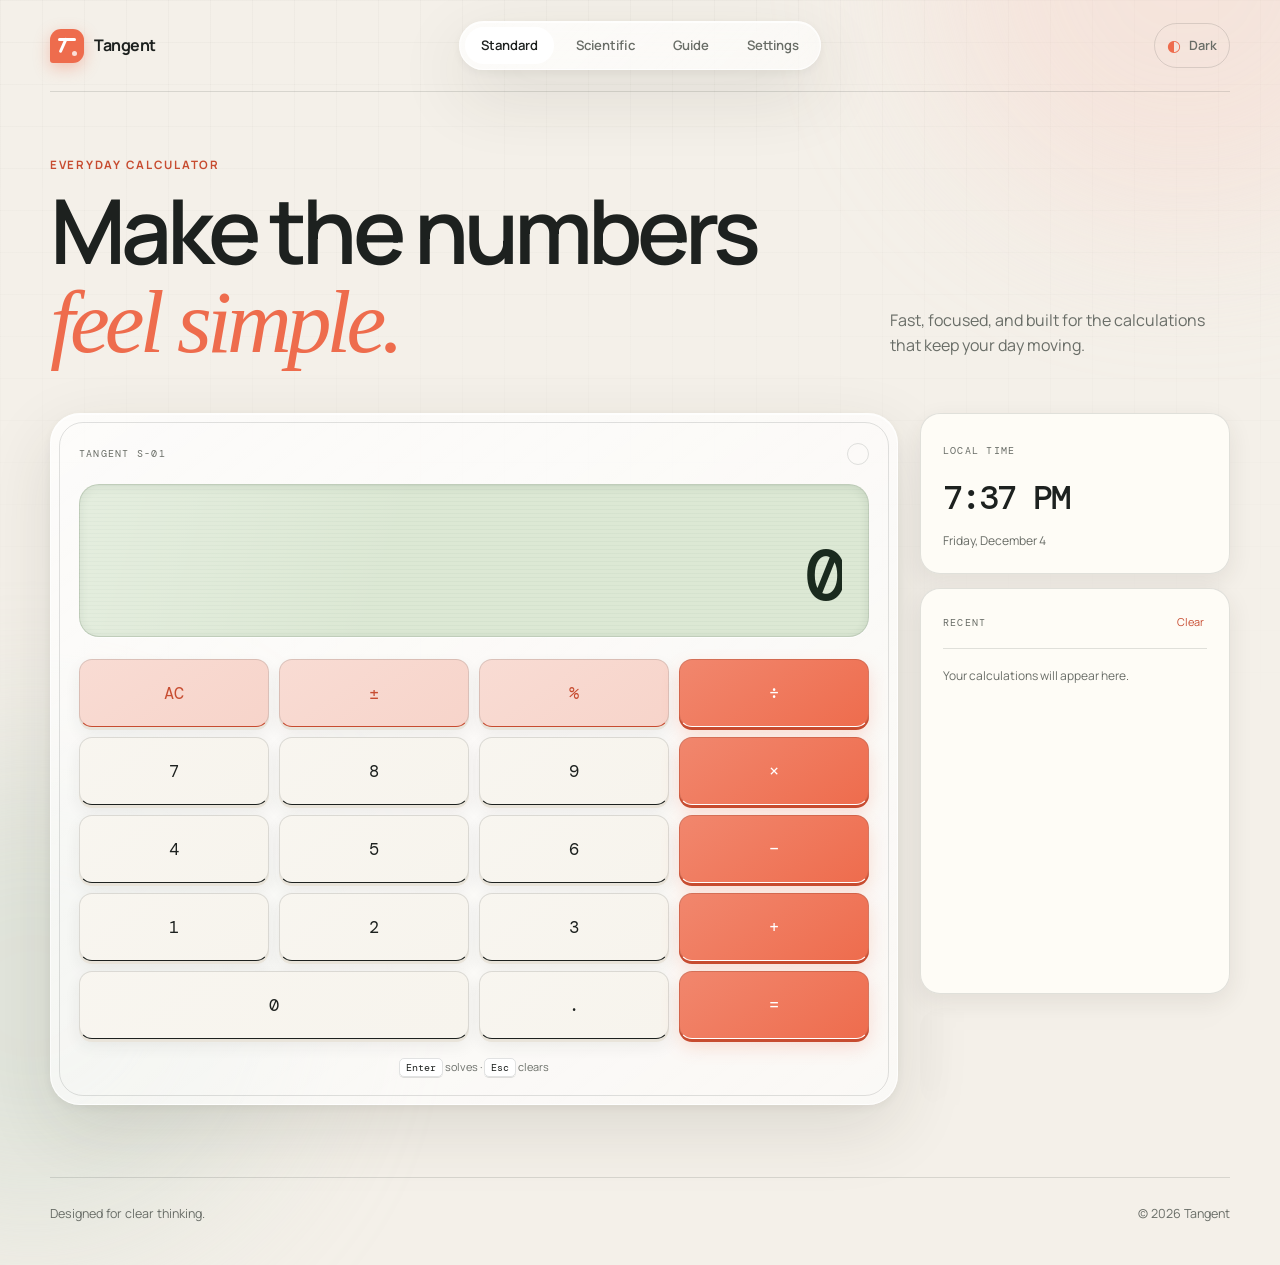
<file: index.html>
<!doctype html>
<html lang="en">
  <head>
    <meta charset="UTF-8">
    <meta name="viewport" content="width=device-width, initial-scale=1.0">
    <meta name="description" content="Tangent is a precise, distraction-free calculator for everyday work.">
    <meta name="theme-color" content="#ee6c4d">
    <title>Tangent — Everyday Calculator</title>
    <link rel="preconnect" href="https://fonts.googleapis.com">
    <link rel="preconnect" href="https://fonts.gstatic.com" crossorigin>
    <link href="https://fonts.googleapis.com/css2?family=DM+Mono:wght@400;500&family=Manrope:wght@400;500;600;700&display=swap" rel="stylesheet">
    <link rel="stylesheet" href="reset.css">
    <link rel="stylesheet" href="tokens.css">
    <link rel="stylesheet" href="layout.css">
    <link rel="stylesheet" href="calculator.css">
    <link rel="stylesheet" href="responsive.css">
  </head>
  <body>
    <a class="skip-link" href="#main">Skip to calculator</a>
    <div class="ambient ambient--one" aria-hidden="true"></div>
    <div class="ambient ambient--two" aria-hidden="true"></div>

    <header class="site-header">
      <a class="brand" href="index.html" aria-label="Tangent home">
        <span class="brand-mark" aria-hidden="true"><span></span></span>
        <span>Tangent</span>
      </a>
      <nav class="site-nav" aria-label="Primary navigation">
        <a class="is-active" href="index.html" aria-current="page">Standard</a>
        <a href="scientific.html">Scientific</a>
        <a href="guide.html">Guide</a>
        <a href="settings.html">Settings</a>
      </nav>
      <button class="theme-toggle" type="button" data-theme-toggle aria-label="Switch to dark theme">
        <span class="theme-toggle__icon" aria-hidden="true">◐</span>
        <span data-theme-label>Dark</span>
      </button>
    </header>

    <main id="main" class="page-shell">
      <section class="page-intro">
        <div>
          <p class="eyebrow">Everyday calculator</p>
          <h1>Make the numbers<br><em>feel simple.</em></h1>
        </div>
        <p class="intro-copy">Fast, focused, and built for the calculations that keep your day moving.</p>
      </section>

      <section class="calculator-layout" aria-label="Standard calculator workspace">
        <article class="calc-surface" data-calculator data-mode="standard">
          <div class="calc-topline">
            <span class="model-label">Tangent S-01</span>
            <span class="memory-indicator" data-memory-indicator aria-label="Memory status">M</span>
          </div>

          <div class="display" aria-label="Calculator display">
            <div class="display__expression" data-expression>&nbsp;</div>
            <output class="display__value" data-display aria-live="polite">0</output>
          </div>

          <div class="keypad keypad--standard" aria-label="Calculator keys">
            <button class="key key--utility" type="button" data-action="clear">AC</button>
            <button class="key key--utility" type="button" data-action="sign" aria-label="Change sign">±</button>
            <button class="key key--utility" type="button" data-action="percent">%</button>
            <button class="key key--operator" type="button" data-action="operator" data-value="/" aria-label="Divide">÷</button>

            <button class="key" type="button" data-action="digit" data-value="7">7</button>
            <button class="key" type="button" data-action="digit" data-value="8">8</button>
            <button class="key" type="button" data-action="digit" data-value="9">9</button>
            <button class="key key--operator" type="button" data-action="operator" data-value="*" aria-label="Multiply">×</button>

            <button class="key" type="button" data-action="digit" data-value="4">4</button>
            <button class="key" type="button" data-action="digit" data-value="5">5</button>
            <button class="key" type="button" data-action="digit" data-value="6">6</button>
            <button class="key key--operator" type="button" data-action="operator" data-value="-" aria-label="Subtract">−</button>

            <button class="key" type="button" data-action="digit" data-value="1">1</button>
            <button class="key" type="button" data-action="digit" data-value="2">2</button>
            <button class="key" type="button" data-action="digit" data-value="3">3</button>
            <button class="key key--operator" type="button" data-action="operator" data-value="+" aria-label="Add">+</button>

            <button class="key key--zero" type="button" data-action="digit" data-value="0">0</button>
            <button class="key" type="button" data-action="decimal" aria-label="Decimal point">.</button>
            <button class="key key--equals" type="button" data-action="equals" aria-label="Equals">=</button>
          </div>
          <p class="keyboard-note"><kbd>Enter</kbd> solves <span aria-hidden="true">·</span> <kbd>Esc</kbd> clears</p>
        </article>

        <aside class="utility-panel" aria-label="Calculator details">
          <section class="utility-card utility-card--time">
            <span class="utility-label">Local time</span>
            <strong data-clock>--:--</strong>
            <span data-date>Loading date</span>
          </section>

          <section class="utility-card utility-card--history">
            <div class="utility-card__heading">
              <span class="utility-label">Recent</span>
              <button type="button" class="text-button" data-clear-history>Clear</button>
            </div>
            <ol class="history-list" data-history>
              <li class="history-empty">Your calculations will appear here.</li>
            </ol>
          </section>

          <a class="mode-card" href="scientific.html">
            <span>
              <span class="utility-label">Need more?</span>
              <strong>Open scientific mode</strong>
            </span>
            <span class="mode-card__arrow" aria-hidden="true">↗</span>
          </a>
        </aside>
      </section>
    </main>

    <footer class="site-footer">
      <p>Designed for clear thinking.</p>
      <p>© <span data-year></span> Tangent</p>
    </footer>

    <section class="workspace-overlay" data-workspace hidden aria-hidden="true" aria-label="Tangent Workspace">
      <div class="workspace-backdrop" data-workspace-close aria-hidden="true"></div>
      <div class="workspace-window" role="dialog" aria-modal="true" aria-labelledby="workspace-title">
        <header class="workspace-header">
          <div class="workspace-identity">
            <span class="brand-mark" aria-hidden="true"><span></span></span>
            <span><strong id="workspace-title">Tangent Workspace</strong><small>Browse · Play · Create</small></span>
          </div>
          <button class="workspace-close" type="button" data-workspace-close aria-label="Return to calculator"><span>Back to calculator</span> ×</button>
        </header>

        <div class="workspace-shell">
          <div class="workspace-topbar">
            <nav class="workspace-tabs" role="tablist" aria-label="Workspace sections">
              <button class="is-active" type="button" role="tab" aria-selected="true" data-workspace-tab="browse"><span>◎</span> Browse</button>
              <button type="button" role="tab" aria-selected="false" data-workspace-tab="play"><span>◇</span> Play</button>
              <button type="button" role="tab" aria-selected="false" data-workspace-tab="tools"><span>✦</span> Tools</button>
            </nav>
            <span class="workspace-status"><span class="status-dot"></span> Ready</span>
          </div>

          <div class="workspace-panel" role="tabpanel" data-workspace-panel="browse">
            <div class="browser-toolbar">
              <button class="browser-icon-button" type="button" data-browser-home aria-label="Google home">⌂</button>
              <button class="browser-icon-button" type="button" data-browser-reload aria-label="Reload search">↻</button>
              <form class="browser-address" data-browser-form action="https://www.google.com/search" method="get" target="google-browser">
                <input type="hidden" name="igu" value="1">
                <span class="browser-address__lock" aria-hidden="true">●</span>
                <input type="search" name="q" data-browser-input aria-label="Search Google" placeholder="Search Google or type a query" autocomplete="off">
                <button type="submit">Search</button>
              </form>
              <a class="browser-open-button" data-browser-external href="https://www.google.com/" target="_blank" rel="noopener" aria-label="Open current search directly in Google">Open Google ↗</a>
            </div>
            <div class="browser-viewport">
              <div class="browser-loading" data-browser-loading aria-hidden="true"></div>
              <iframe name="google-browser" data-browser-frame src="https://www.google.com/webhp?igu=1" title="Embedded Google Search" referrerpolicy="no-referrer"></iframe>
            </div>
            <div class="browser-note">
              <span><span class="status-dot"></span> Search is ready</span>
              <a data-browser-external href="https://www.google.com/" target="_blank" rel="noopener">Open directly if a result blocks embedded viewing ↗</a>
            </div>
          </div>

          <div class="workspace-panel workspace-panel--padded" role="tabpanel" data-workspace-panel="play" hidden>
            <div class="panel-heading">
              <div><p class="eyebrow">Take five</p><h2>Quick games, right when you need them.</h2></div>
              <span class="online-pill"><span class="status-dot"></span> Local play</span>
            </div>

            <div class="arcade-grid">
              <article class="game-card game-card--snake">
                <div class="game-card__topline">
                  <div><span class="game-kicker">01 / Classic</span><h3>Signal Snake</h3></div>
                  <div class="score-chip">Score <strong data-snake-score>0</strong></div>
                </div>
                <div class="snake-wrap">
                  <canvas width="480" height="320" data-snake-canvas aria-label="Snake game board"></canvas>
                  <div class="game-overlay" data-snake-overlay><strong>Signal Snake</strong><span>Use arrow keys or the controls below.</span></div>
                </div>
                <div class="game-controls">
                  <button class="game-button" type="button" data-snake-start>Start game</button>
                  <div class="direction-pad" aria-label="Snake controls">
                    <button type="button" data-snake-direction="up" aria-label="Move up">↑</button>
                    <button type="button" data-snake-direction="left" aria-label="Move left">←</button>
                    <button type="button" data-snake-direction="down" aria-label="Move down">↓</button>
                    <button type="button" data-snake-direction="right" aria-label="Move right">→</button>
                  </div>
                </div>
              </article>

              <article class="game-card game-card--reaction">
                <div class="game-card__topline">
                  <div><span class="game-kicker">02 / Reflex</span><h3>Pulse Check</h3></div>
                  <div class="score-chip">Best <strong data-reaction-best>—</strong></div>
                </div>
                <button class="reaction-stage" type="button" data-reaction-stage>
                  <span class="reaction-orb" aria-hidden="true"></span>
                  <strong data-reaction-title>Tap to arm</strong>
                  <small data-reaction-copy>Wait for the signal. Then move fast.</small>
                </button>
                <p class="game-footnote">Tip: clicking too early resets the signal.</p>
              </article>
            </div>
          </div>

          <div class="workspace-panel workspace-panel--padded" role="tabpanel" data-workspace-panel="tools" hidden>
            <div class="panel-heading">
              <div><p class="eyebrow">Creative tools</p><h2>A scratchpad, text utilities, and small surprises.</h2></div>
              <button class="online-pill online-pill--button" type="button" data-mystery="glass">Adjust depth</button>
            </div>

            <div class="stash-grid">
              <article class="stash-card stash-card--notes">
                <div class="stash-card__heading"><span>Scratchpad</span><span data-note-status>Saved locally</span></div>
                <textarea data-workspace-notes aria-label="Personal scratchpad" placeholder="Leave a thought here. It stays on this device."></textarea>
                <div class="note-meta"><span>Auto-save enabled</span><span><span data-note-count>0</span> characters</span></div>
              </article>

              <article class="stash-card stash-card--cipher">
                <div class="stash-card__heading"><span>Text transformer</span><span>v1.0</span></div>
                <label for="cipher-input">Text in</label>
                <textarea id="cipher-input" data-cipher-input placeholder="Type something to transform…"></textarea>
                <div class="cipher-actions">
                  <button type="button" data-cipher="rot13">ROT13</button>
                  <button type="button" data-cipher="reverse">Reverse</button>
                  <button type="button" data-cipher="base64">Base64</button>
                </div>
                <output class="cipher-output" data-cipher-output>Output waiting…</output>
              </article>

              <article class="stash-card stash-card--mystery">
                <div class="stash-card__heading"><span>Extras</span><span>Three ideas</span></div>
                <div class="mystery-grid">
                  <button type="button" data-mystery="fortune"><span>◌</span><strong>Daily prompt</strong><small>Get a small thought</small></button>
                  <button type="button" data-mystery="palette"><span>◈</span><strong>Color shuffle</strong><small>Try another accent</small></button>
                  <button type="button" data-mystery="matrix"><span>⌁</span><strong>Focus grid</strong><small>Change the atmosphere</small></button>
                </div>
                <p class="mystery-message" data-mystery-message>Choose an extra to begin.</p>
              </article>
            </div>
          </div>
        </div>
      </div>
    </section>

    <script src="app.js" defer></script>
    <script src="calculator.js" defer></script>
  </body>
</html>
</file>
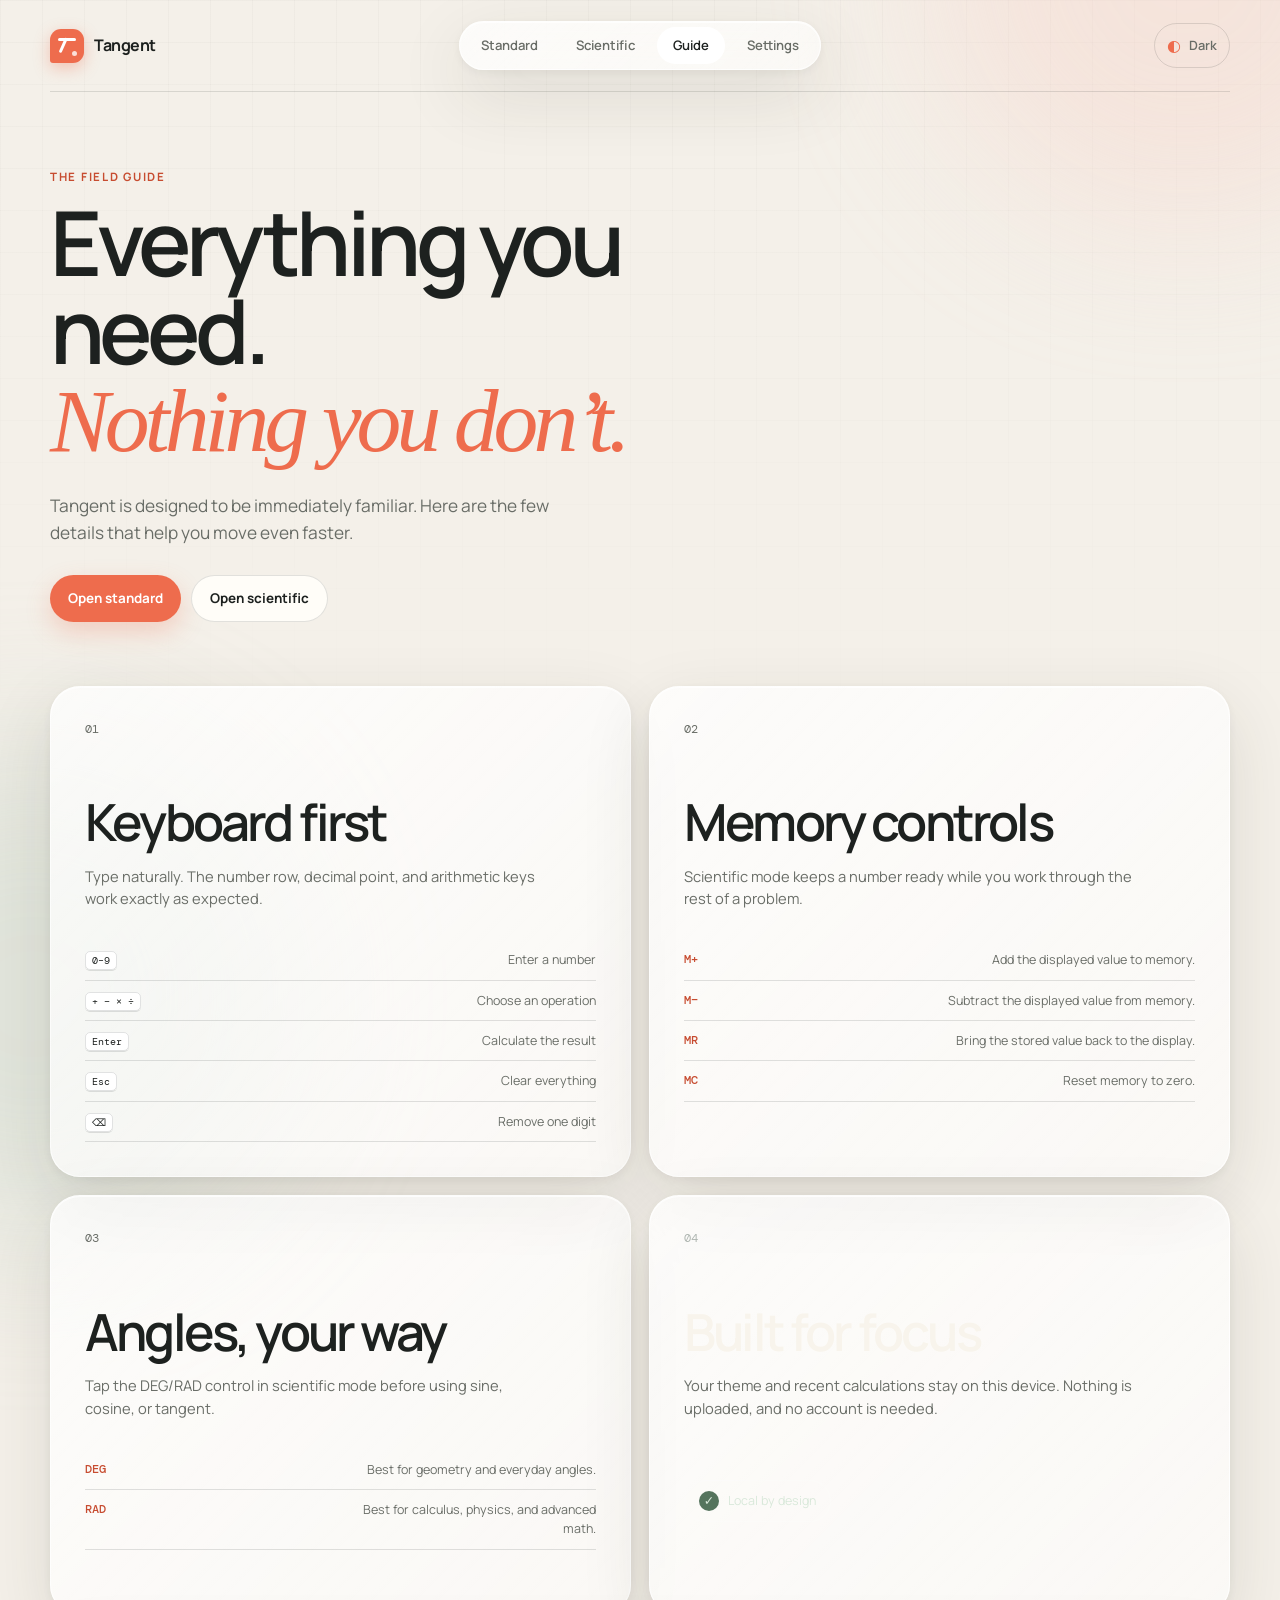
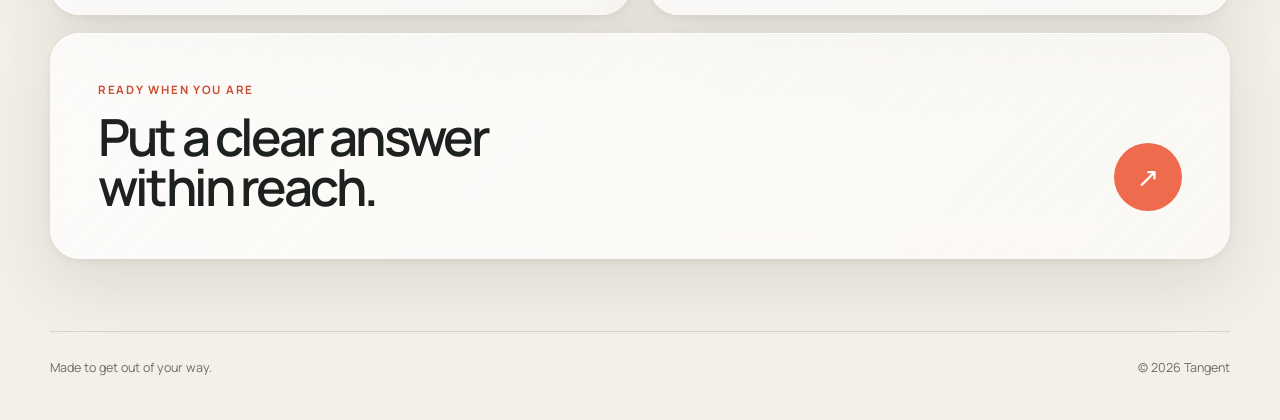
<file: guide.html>
<!doctype html>
<html lang="en">
  <head>
    <meta charset="UTF-8">
    <meta name="viewport" content="width=device-width, initial-scale=1.0">
    <meta name="description" content="A concise guide to Tangent calculator features and keyboard controls.">
    <meta name="theme-color" content="#ee6c4d">
    <title>Tangent — Calculator Guide</title>
    <link rel="preconnect" href="https://fonts.googleapis.com">
    <link rel="preconnect" href="https://fonts.gstatic.com" crossorigin>
    <link href="https://fonts.googleapis.com/css2?family=DM+Mono:wght@400;500&family=Manrope:wght@400;500;600;700&display=swap" rel="stylesheet">
    <link rel="stylesheet" href="reset.css">
    <link rel="stylesheet" href="tokens.css">
    <link rel="stylesheet" href="layout.css">
    <link rel="stylesheet" href="calculator.css">
    <link rel="stylesheet" href="responsive.css">
  </head>
  <body>
    <a class="skip-link" href="#main">Skip to guide</a>
    <div class="ambient ambient--one" aria-hidden="true"></div>
    <div class="ambient ambient--two" aria-hidden="true"></div>

    <header class="site-header">
      <a class="brand" href="index.html" aria-label="Tangent home">
        <span class="brand-mark" aria-hidden="true"><span></span></span>
        <span>Tangent</span>
      </a>
      <nav class="site-nav" aria-label="Primary navigation">
        <a href="index.html">Standard</a>
        <a href="scientific.html">Scientific</a>
        <a class="is-active" href="guide.html" aria-current="page">Guide</a>
        <a href="settings.html">Settings</a>
      </nav>
      <button class="theme-toggle" type="button" data-theme-toggle aria-label="Switch to dark theme">
        <span class="theme-toggle__icon" aria-hidden="true">◐</span>
        <span data-theme-label>Dark</span>
      </button>
    </header>

    <main id="main" class="page-shell guide-page">
      <section class="guide-hero">
        <p class="eyebrow">The field guide</p>
        <h1>Everything you need.<br><em>Nothing you don’t.</em></h1>
        <p>Tangent is designed to be immediately familiar. Here are the few details that help you move even faster.</p>
        <div class="guide-actions">
          <a class="button button--primary" href="index.html">Open standard</a>
          <a class="button button--secondary" href="scientific.html">Open scientific</a>
        </div>
      </section>

      <section class="guide-grid" aria-label="Calculator guide topics">
        <article class="guide-card guide-card--accent">
          <span class="guide-card__number">01</span>
          <h2>Keyboard first</h2>
          <p>Type naturally. The number row, decimal point, and arithmetic keys work exactly as expected.</p>
          <dl class="shortcut-list">
            <div><dt><kbd>0–9</kbd></dt><dd>Enter a number</dd></div>
            <div><dt><kbd>+ − × ÷</kbd></dt><dd>Choose an operation</dd></div>
            <div><dt><kbd>Enter</kbd></dt><dd>Calculate the result</dd></div>
            <div><dt><kbd>Esc</kbd></dt><dd>Clear everything</dd></div>
            <div><dt><kbd>⌫</kbd></dt><dd>Remove one digit</dd></div>
          </dl>
        </article>

        <article class="guide-card">
          <span class="guide-card__number">02</span>
          <h2>Memory controls</h2>
          <p>Scientific mode keeps a number ready while you work through the rest of a problem.</p>
          <ul class="feature-list">
            <li><strong>M+</strong><span>Add the displayed value to memory.</span></li>
            <li><strong>M−</strong><span>Subtract the displayed value from memory.</span></li>
            <li><strong>MR</strong><span>Bring the stored value back to the display.</span></li>
            <li><strong>MC</strong><span>Reset memory to zero.</span></li>
          </ul>
        </article>

        <article class="guide-card">
          <span class="guide-card__number">03</span>
          <h2>Angles, your way</h2>
          <p>Tap the DEG/RAD control in scientific mode before using sine, cosine, or tangent.</p>
          <div class="comparison">
            <div><strong>DEG</strong><span>Best for geometry and everyday angles.</span></div>
            <div><strong>RAD</strong><span>Best for calculus, physics, and advanced math.</span></div>
          </div>
        </article>

        <article class="guide-card guide-card--dark">
          <span class="guide-card__number">04</span>
          <h2>Built for focus</h2>
          <p>Your theme and recent calculations stay on this device. Nothing is uploaded, and no account is needed.</p>
          <div class="privacy-stamp"><span aria-hidden="true">✓</span> Local by design</div>
        </article>
      </section>

      <section class="guide-footer-card">
        <div>
          <p class="eyebrow">Ready when you are</p>
          <h2>Put a clear answer<br>within reach.</h2>
        </div>
        <a class="round-link" href="index.html" aria-label="Open standard calculator">↗</a>
      </section>
    </main>

    <footer class="site-footer">
      <p>Made to get out of your way.</p>
      <p>© <span data-year></span> Tangent</p>
    </footer>

    <script src="app.js" defer></script>
  </body>
</html>
</file>
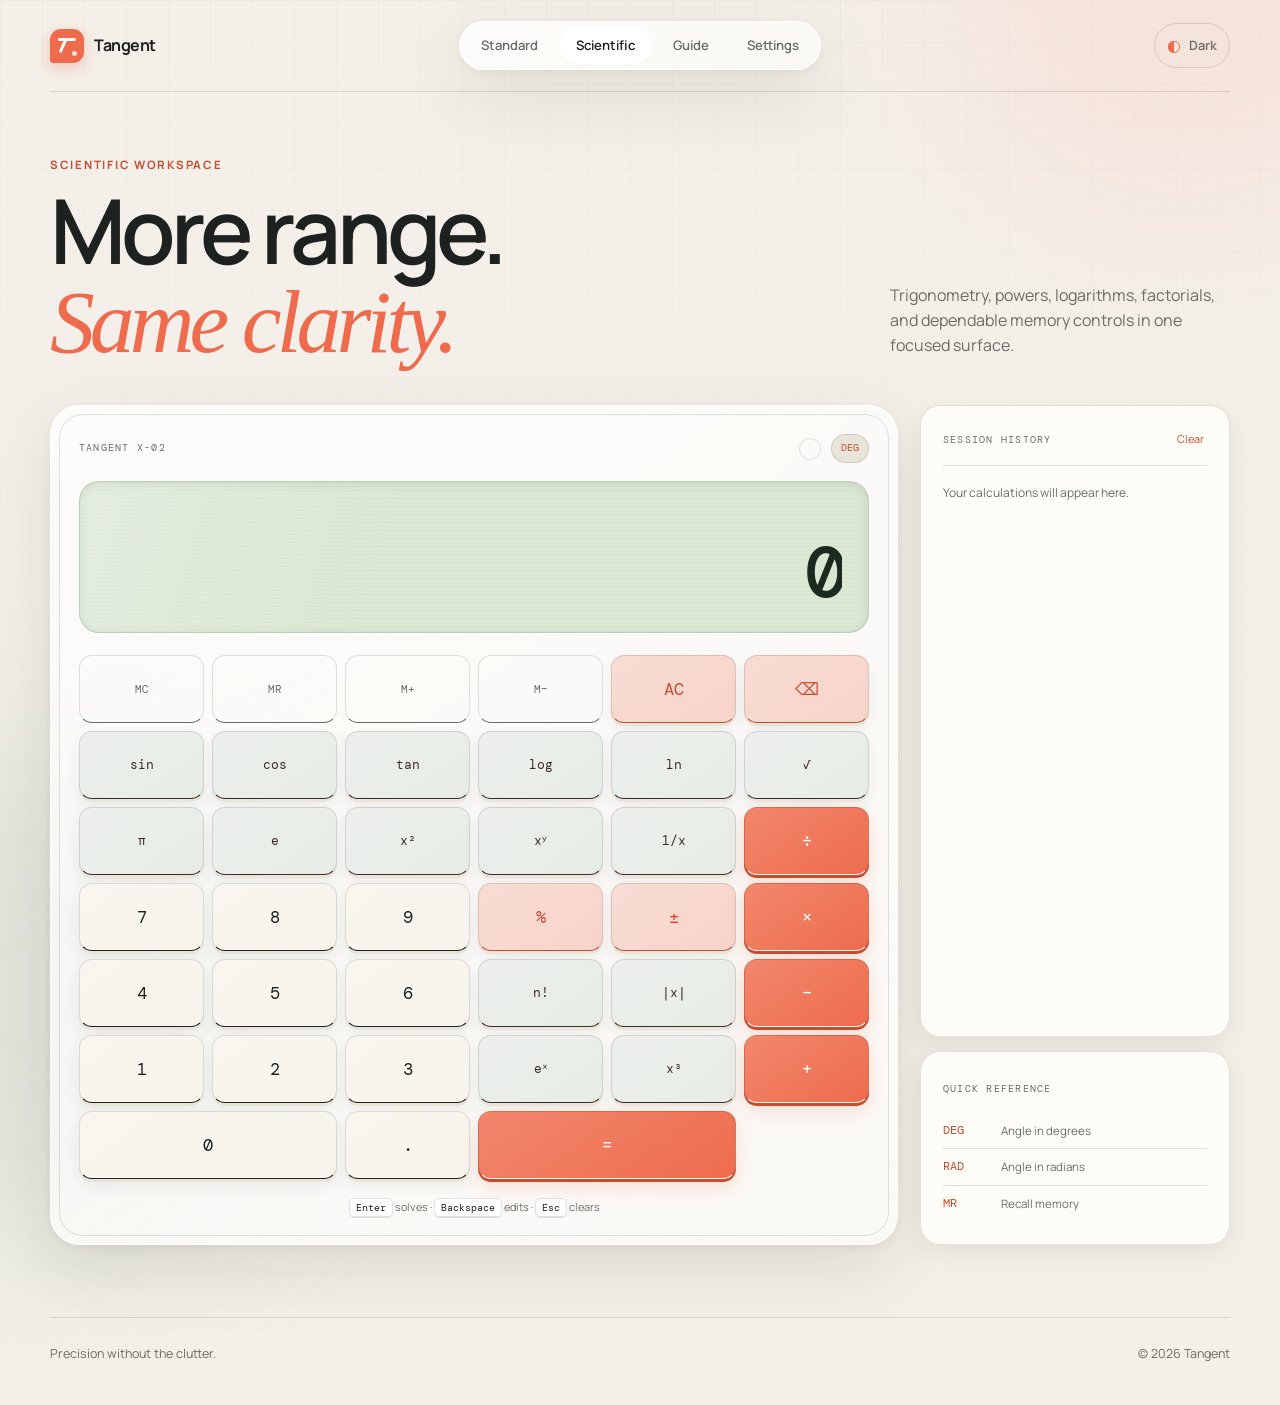
<file: scientific.html>
<!doctype html>
<html lang="en">
  <head>
    <meta charset="UTF-8">
    <meta name="viewport" content="width=device-width, initial-scale=1.0">
    <meta name="description" content="A capable scientific calculator with trigonometry, logarithms, powers, and memory.">
    <meta name="theme-color" content="#ee6c4d">
    <title>Tangent — Scientific Calculator</title>
    <link rel="preconnect" href="https://fonts.googleapis.com">
    <link rel="preconnect" href="https://fonts.gstatic.com" crossorigin>
    <link href="https://fonts.googleapis.com/css2?family=DM+Mono:wght@400;500&family=Manrope:wght@400;500;600;700&display=swap" rel="stylesheet">
    <link rel="stylesheet" href="reset.css">
    <link rel="stylesheet" href="tokens.css">
    <link rel="stylesheet" href="layout.css">
    <link rel="stylesheet" href="calculator.css">
    <link rel="stylesheet" href="responsive.css">
  </head>
  <body>
    <a class="skip-link" href="#main">Skip to calculator</a>
    <div class="ambient ambient--one" aria-hidden="true"></div>
    <div class="ambient ambient--two" aria-hidden="true"></div>

    <header class="site-header">
      <a class="brand" href="index.html" aria-label="Tangent home">
        <span class="brand-mark" aria-hidden="true"><span></span></span>
        <span>Tangent</span>
      </a>
      <nav class="site-nav" aria-label="Primary navigation">
        <a href="index.html">Standard</a>
        <a class="is-active" href="scientific.html" aria-current="page">Scientific</a>
        <a href="guide.html">Guide</a>
        <a href="settings.html">Settings</a>
      </nav>
      <button class="theme-toggle" type="button" data-theme-toggle aria-label="Switch to dark theme">
        <span class="theme-toggle__icon" aria-hidden="true">◐</span>
        <span data-theme-label>Dark</span>
      </button>
    </header>

    <main id="main" class="page-shell">
      <section class="page-intro page-intro--compact">
        <div>
          <p class="eyebrow">Scientific workspace</p>
          <h1>More range.<br><em>Same clarity.</em></h1>
        </div>
        <p class="intro-copy">Trigonometry, powers, logarithms, factorials, and dependable memory controls in one focused surface.</p>
      </section>

      <section class="scientific-layout" aria-label="Scientific calculator workspace">
        <article class="calc-surface calc-surface--wide" data-calculator data-mode="scientific">
          <div class="calc-topline">
            <span class="model-label">Tangent X-02</span>
            <span class="calc-status">
              <span class="memory-indicator" data-memory-indicator aria-label="Memory status">M</span>
              <button class="angle-toggle" type="button" data-action="angle" aria-label="Switch angle unit"><span data-angle>DEG</span></button>
            </span>
          </div>

          <div class="display display--scientific" aria-label="Calculator display">
            <div class="display__expression" data-expression>&nbsp;</div>
            <output class="display__value" data-display aria-live="polite">0</output>
          </div>

          <div class="keypad keypad--scientific" aria-label="Scientific calculator keys">
            <button class="key key--memory" type="button" data-action="memory-clear">MC</button>
            <button class="key key--memory" type="button" data-action="memory-recall">MR</button>
            <button class="key key--memory" type="button" data-action="memory-add">M+</button>
            <button class="key key--memory" type="button" data-action="memory-subtract">M−</button>
            <button class="key key--utility" type="button" data-action="clear">AC</button>
            <button class="key key--utility" type="button" data-action="backspace" aria-label="Backspace">⌫</button>

            <button class="key key--function" type="button" data-action="function" data-value="sin">sin</button>
            <button class="key key--function" type="button" data-action="function" data-value="cos">cos</button>
            <button class="key key--function" type="button" data-action="function" data-value="tan">tan</button>
            <button class="key key--function" type="button" data-action="function" data-value="log">log</button>
            <button class="key key--function" type="button" data-action="function" data-value="ln">ln</button>
            <button class="key key--function" type="button" data-action="function" data-value="sqrt" aria-label="Square root">√</button>

            <button class="key key--function" type="button" data-action="constant" data-value="pi" aria-label="Pi">π</button>
            <button class="key key--function" type="button" data-action="constant" data-value="e" aria-label="Euler's number">e</button>
            <button class="key key--function" type="button" data-action="function" data-value="square" aria-label="Square">x²</button>
            <button class="key key--function" type="button" data-action="operator" data-value="^" aria-label="Power">xʸ</button>
            <button class="key key--function" type="button" data-action="function" data-value="inverse" aria-label="Reciprocal">1/x</button>
            <button class="key key--operator" type="button" data-action="operator" data-value="/" aria-label="Divide">÷</button>

            <button class="key" type="button" data-action="digit" data-value="7">7</button>
            <button class="key" type="button" data-action="digit" data-value="8">8</button>
            <button class="key" type="button" data-action="digit" data-value="9">9</button>
            <button class="key key--utility" type="button" data-action="percent">%</button>
            <button class="key key--utility" type="button" data-action="sign" aria-label="Change sign">±</button>
            <button class="key key--operator" type="button" data-action="operator" data-value="*" aria-label="Multiply">×</button>

            <button class="key" type="button" data-action="digit" data-value="4">4</button>
            <button class="key" type="button" data-action="digit" data-value="5">5</button>
            <button class="key" type="button" data-action="digit" data-value="6">6</button>
            <button class="key key--function" type="button" data-action="function" data-value="factorial" aria-label="Factorial">n!</button>
            <button class="key key--function" type="button" data-action="function" data-value="abs" aria-label="Absolute value">|x|</button>
            <button class="key key--operator" type="button" data-action="operator" data-value="-" aria-label="Subtract">−</button>

            <button class="key" type="button" data-action="digit" data-value="1">1</button>
            <button class="key" type="button" data-action="digit" data-value="2">2</button>
            <button class="key" type="button" data-action="digit" data-value="3">3</button>
            <button class="key key--function" type="button" data-action="function" data-value="exp" aria-label="Exponential">eˣ</button>
            <button class="key key--function" type="button" data-action="function" data-value="cube" aria-label="Cube">x³</button>
            <button class="key key--operator" type="button" data-action="operator" data-value="+" aria-label="Add">+</button>

            <button class="key key--zero-scientific" type="button" data-action="digit" data-value="0">0</button>
            <button class="key" type="button" data-action="decimal" aria-label="Decimal point">.</button>
            <button class="key key--equals key--equals-wide" type="button" data-action="equals" aria-label="Equals">=</button>
          </div>
          <p class="keyboard-note"><kbd>Enter</kbd> solves <span aria-hidden="true">·</span> <kbd>Backspace</kbd> edits <span aria-hidden="true">·</span> <kbd>Esc</kbd> clears</p>
        </article>

        <aside class="utility-panel utility-panel--scientific" aria-label="Scientific calculator details">
          <section class="utility-card utility-card--history">
            <div class="utility-card__heading">
              <span class="utility-label">Session history</span>
              <button type="button" class="text-button" data-clear-history>Clear</button>
            </div>
            <ol class="history-list" data-history>
              <li class="history-empty">Your calculations will appear here.</li>
            </ol>
          </section>
          <section class="utility-card reference-card">
            <span class="utility-label">Quick reference</span>
            <dl>
              <div><dt>DEG</dt><dd>Angle in degrees</dd></div>
              <div><dt>RAD</dt><dd>Angle in radians</dd></div>
              <div><dt>MR</dt><dd>Recall memory</dd></div>
            </dl>
          </section>
        </aside>
      </section>
    </main>

    <footer class="site-footer">
      <p>Precision without the clutter.</p>
      <p>© <span data-year></span> Tangent</p>
    </footer>

    <script src="app.js" defer></script>
    <script src="calculator.js" defer></script>
  </body>
</html>
</file>
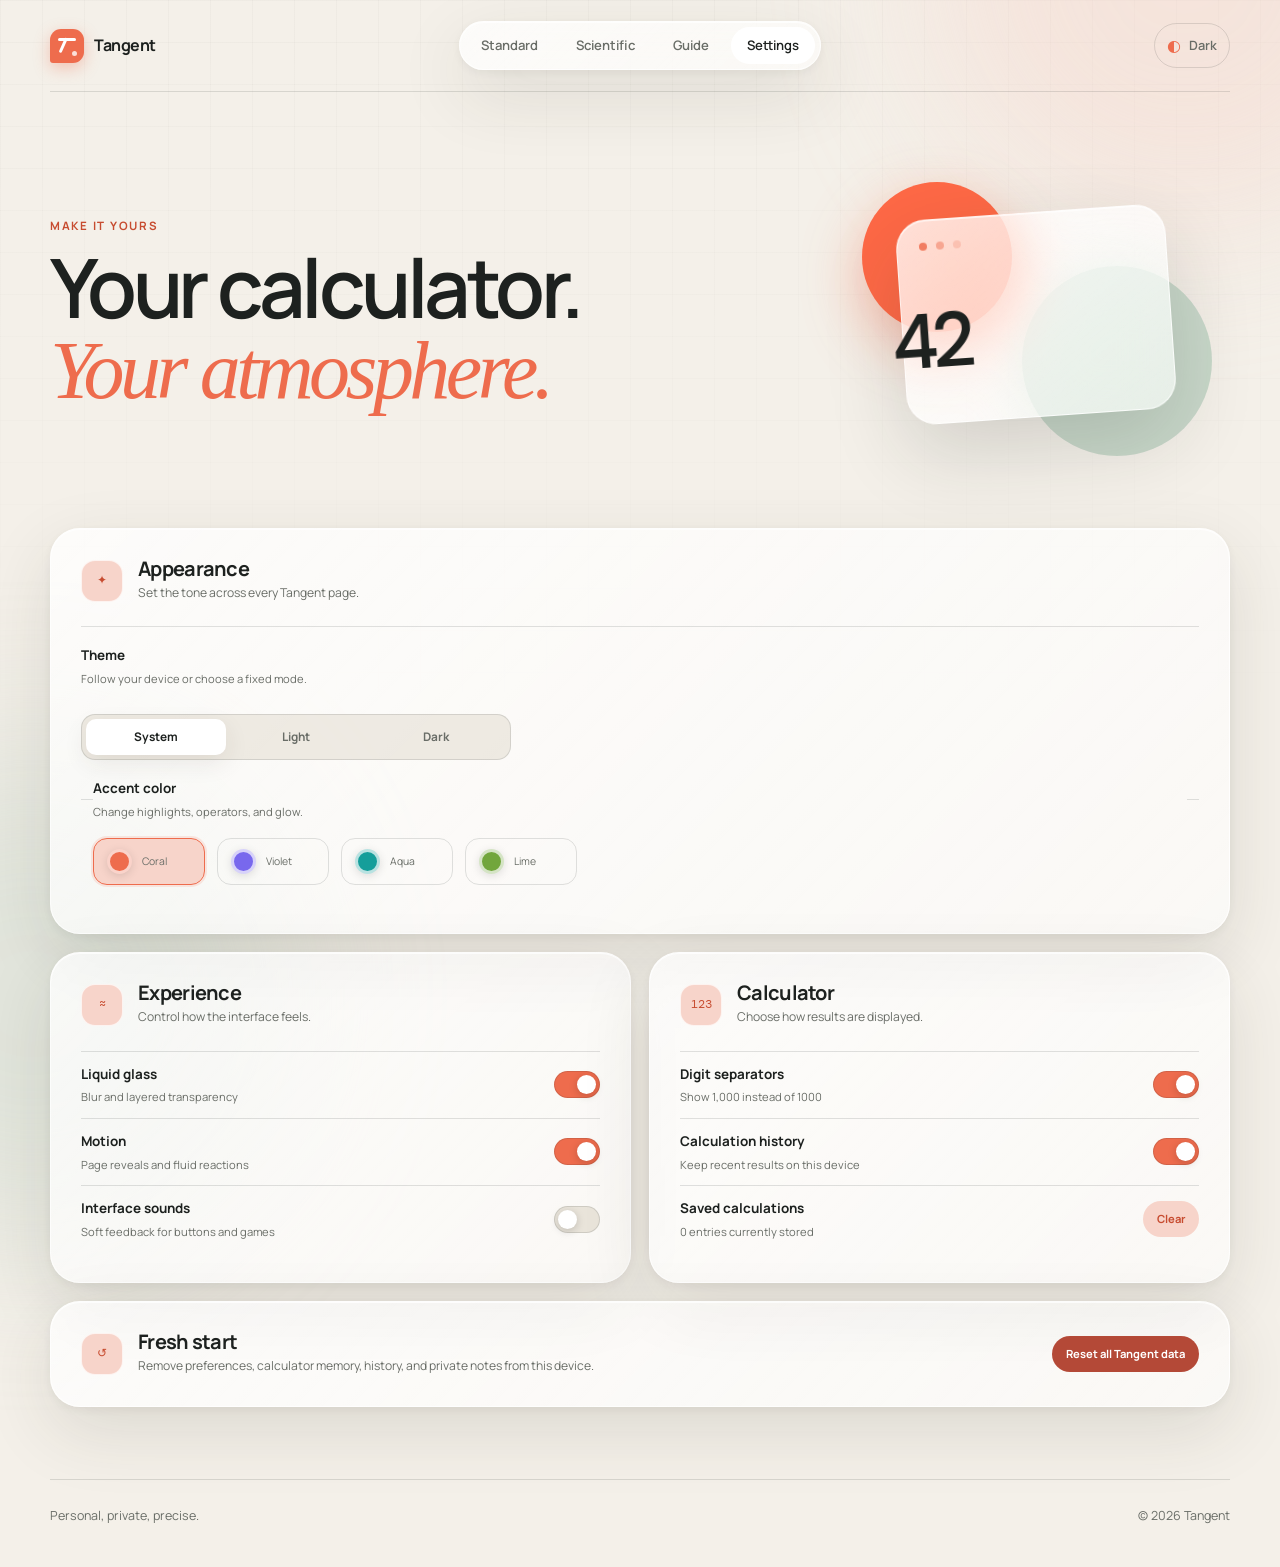
<file: settings.html>
<!doctype html>
<html lang="en">
  <head>
    <meta charset="UTF-8">
    <meta name="viewport" content="width=device-width, initial-scale=1.0">
    <meta name="description" content="Personalize Tangent's appearance, motion, sound, and calculator behavior.">
    <meta name="theme-color" content="#ee6c4d">
    <title>Tangent — Settings</title>
    <link rel="preconnect" href="https://fonts.googleapis.com">
    <link rel="preconnect" href="https://fonts.gstatic.com" crossorigin>
    <link href="https://fonts.googleapis.com/css2?family=DM+Mono:wght@400;500&family=Manrope:wght@400;500;600;700&display=swap" rel="stylesheet">
    <link rel="stylesheet" href="reset.css">
    <link rel="stylesheet" href="tokens.css">
    <link rel="stylesheet" href="layout.css">
    <link rel="stylesheet" href="calculator.css">
    <link rel="stylesheet" href="responsive.css">
  </head>
  <body data-settings-page>
    <a class="skip-link" href="#main">Skip to settings</a>
    <div class="ambient ambient--one" aria-hidden="true"></div>
    <div class="ambient ambient--two" aria-hidden="true"></div>

    <header class="site-header">
      <a class="brand" href="index.html" aria-label="Tangent home">
        <span class="brand-mark" aria-hidden="true"><span></span></span>
        <span>Tangent</span>
      </a>
      <nav class="site-nav" aria-label="Primary navigation">
        <a href="index.html">Standard</a>
        <a href="scientific.html">Scientific</a>
        <a href="guide.html">Guide</a>
        <a class="is-active" href="settings.html" aria-current="page">Settings</a>
      </nav>
      <button class="theme-toggle" type="button" data-theme-toggle aria-label="Switch theme">
        <span class="theme-toggle__icon" aria-hidden="true">◐</span>
        <span data-theme-label>Theme</span>
      </button>
    </header>

    <main id="main" class="page-shell settings-page">
      <section class="settings-hero">
        <div>
          <p class="eyebrow">Make it yours</p>
          <h1>Your calculator.<br><em>Your atmosphere.</em></h1>
        </div>
        <div class="settings-preview" aria-hidden="true">
          <span class="preview-orb preview-orb--one"></span>
          <span class="preview-orb preview-orb--two"></span>
          <div class="preview-glass">
            <span></span><span></span><span></span>
            <strong>42</strong>
          </div>
        </div>
      </section>

      <section class="settings-grid" aria-label="Settings controls">
        <article class="settings-card settings-card--wide">
          <div class="settings-card__heading">
            <span class="settings-icon" aria-hidden="true">✦</span>
            <div><h2>Appearance</h2><p>Set the tone across every Tangent page.</p></div>
          </div>

          <div class="setting-row setting-row--stacked">
            <div><strong>Theme</strong><span>Follow your device or choose a fixed mode.</span></div>
            <div class="segmented-control" aria-label="Theme selection">
              <button type="button" data-theme-choice="system">System</button>
              <button type="button" data-theme-choice="light">Light</button>
              <button type="button" data-theme-choice="dark">Dark</button>
            </div>
          </div>

          <fieldset class="setting-row setting-row--stacked accent-fieldset">
            <legend><strong>Accent color</strong><span>Change highlights, operators, and glow.</span></legend>
            <div class="accent-options">
              <label><input type="radio" name="accent" value="coral" data-setting="accent"><span class="accent-swatch accent-swatch--coral"></span><small>Coral</small></label>
              <label><input type="radio" name="accent" value="violet" data-setting="accent"><span class="accent-swatch accent-swatch--violet"></span><small>Violet</small></label>
              <label><input type="radio" name="accent" value="aqua" data-setting="accent"><span class="accent-swatch accent-swatch--aqua"></span><small>Aqua</small></label>
              <label><input type="radio" name="accent" value="lime" data-setting="accent"><span class="accent-swatch accent-swatch--lime"></span><small>Lime</small></label>
            </div>
          </fieldset>
        </article>

        <article class="settings-card">
          <div class="settings-card__heading">
            <span class="settings-icon" aria-hidden="true">≈</span>
            <div><h2>Experience</h2><p>Control how the interface feels.</p></div>
          </div>

          <label class="setting-row">
            <span><strong>Liquid glass</strong><small>Blur and layered transparency</small></span>
            <input class="switch-input" type="checkbox" data-setting="glass"><span class="switch" aria-hidden="true"></span>
          </label>
          <label class="setting-row">
            <span><strong>Motion</strong><small>Page reveals and fluid reactions</small></span>
            <input class="switch-input" type="checkbox" data-setting="motion"><span class="switch" aria-hidden="true"></span>
          </label>
          <label class="setting-row">
            <span><strong>Interface sounds</strong><small>Soft feedback for buttons and games</small></span>
            <input class="switch-input" type="checkbox" data-setting="sounds"><span class="switch" aria-hidden="true"></span>
          </label>
        </article>

        <article class="settings-card">
          <div class="settings-card__heading">
            <span class="settings-icon" aria-hidden="true">123</span>
            <div><h2>Calculator</h2><p>Choose how results are displayed.</p></div>
          </div>

          <label class="setting-row">
            <span><strong>Digit separators</strong><small>Show 1,000 instead of 1000</small></span>
            <input class="switch-input" type="checkbox" data-setting="separators"><span class="switch" aria-hidden="true"></span>
          </label>
          <label class="setting-row">
            <span><strong>Calculation history</strong><small>Keep recent results on this device</small></span>
            <input class="switch-input" type="checkbox" data-setting="history"><span class="switch" aria-hidden="true"></span>
          </label>
          <div class="setting-row">
            <span><strong>Saved calculations</strong><small><span data-history-count>0</span> entries currently stored</small></span>
            <button class="settings-text-button" type="button" data-settings-clear-history>Clear</button>
          </div>
        </article>

        <article class="settings-card settings-card--danger settings-card--wide">
          <div class="settings-card__heading">
            <span class="settings-icon" aria-hidden="true">↺</span>
            <div><h2>Fresh start</h2><p>Remove preferences, calculator memory, history, and private notes from this device.</p></div>
          </div>
          <button class="danger-button" type="button" data-reset-tangent>Reset all Tangent data</button>
        </article>
      </section>
    </main>

    <footer class="site-footer">
      <p>Personal, private, precise.</p>
      <p>© <span data-year></span> Tangent</p>
    </footer>

    <script src="app.js" defer></script>
  </body>
</html>
</file>
<file: tokens.css>
:root {
  color-scheme: light;
  --font-sans: "Manrope", system-ui, -apple-system, BlinkMacSystemFont, "Segoe UI", sans-serif;
  --font-mono: "DM Mono", "SFMono-Regular", Consolas, monospace;
  --bg: #f4f0e9;
  --surface: #fffdf8;
  --surface-raised: #ffffff;
  --surface-soft: #e9e4da;
  --ink: #1d211f;
  --ink-soft: #696d67;
  --line: rgba(29, 33, 31, 0.13);
  --accent: #ee6c4d;
  --accent-dark: #c74c30;
  --accent-soft: #f7d4ca;
  --sage: #c9d6ca;
  --key: #f7f4ed;
  --key-hover: #ffffff;
  --key-function: #e8ece7;
  --display: #dce8d4;
  --display-ink: #1a2a1e;
  --glass: rgba(255, 255, 255, 0.58);
  --glass-strong: rgba(255, 255, 255, 0.76);
  --glass-edge: rgba(255, 255, 255, 0.72);
  --shadow: 0 24px 70px rgba(53, 46, 36, 0.12), 0 3px 12px rgba(53, 46, 36, 0.06);
  --shadow-small: 0 8px 24px rgba(53, 46, 36, 0.09);
  --radius-lg: 30px;
  --radius-md: 20px;
  --radius-sm: 13px;
  --max-width: 1180px;
}

:root[data-theme="dark"] {
  color-scheme: dark;
  --bg: #111312;
  --surface: #1a1d1b;
  --surface-raised: #222623;
  --surface-soft: #292d2a;
  --ink: #f3f0e9;
  --ink-soft: #a6aaa4;
  --line: rgba(243, 240, 233, 0.12);
  --accent: #ff7959;
  --accent-dark: #ff9a82;
  --accent-soft: #5a2b21;
  --sage: #37453a;
  --key: #2a2e2b;
  --key-hover: #343936;
  --key-function: #303a33;
  --display: #cadabd;
  --display-ink: #142017;
  --glass: rgba(28, 32, 29, 0.62);
  --glass-strong: rgba(30, 34, 31, 0.82);
  --glass-edge: rgba(255, 255, 255, 0.1);
  --shadow: 0 24px 80px rgba(0, 0, 0, 0.34), 0 3px 12px rgba(0, 0, 0, 0.25);
  --shadow-small: 0 8px 24px rgba(0, 0, 0, 0.25);
}

:root[data-accent="violet"] {
  --accent: #7868ed;
  --accent-dark: #5b49cf;
  --accent-soft: #ddd8fb;
  --sage: #d5d0e7;
}

:root[data-theme="dark"][data-accent="violet"] {
  --accent: #988cff;
  --accent-dark: #b7afff;
  --accent-soft: #362f66;
  --sage: #3c3854;
}

:root[data-accent="aqua"] {
  --accent: #159e9a;
  --accent-dark: #087b79;
  --accent-soft: #c8eeeb;
  --sage: #c6dedb;
}

:root[data-theme="dark"][data-accent="aqua"] {
  --accent: #35c8c1;
  --accent-dark: #6cddd8;
  --accent-soft: #174c4a;
  --sage: #284744;
}

:root[data-accent="lime"] {
  --accent: #72a63c;
  --accent-dark: #4f7c25;
  --accent-soft: #ddecce;
  --sage: #d1dfc6;
}

:root[data-theme="dark"][data-accent="lime"] {
  --accent: #93ca57;
  --accent-dark: #b2dc85;
  --accent-soft: #314820;
  --sage: #34432c;
}

::selection {
  color: #fff;
  background: var(--accent);
}
</file>
<file: layout.css>
body {
  position: relative;
  overflow-x: hidden;
  color: var(--ink);
  background: var(--bg);
  font-family: var(--font-sans);
  line-height: 1.55;
  transition: color 180ms ease, background 180ms ease;
}

.skip-link {
  position: fixed;
  top: 12px;
  left: 12px;
  z-index: 100;
  padding: 10px 14px;
  border-radius: 8px;
  color: white;
  background: var(--accent-dark);
  transform: translateY(-160%);
}

.skip-link:focus {
  transform: translateY(0);
}

.ambient {
  position: fixed;
  z-index: -1;
  width: 32rem;
  height: 32rem;
  border-radius: 50%;
  opacity: 0.42;
  filter: blur(80px);
  pointer-events: none;
}

.ambient--one {
  top: -18rem;
  right: -10rem;
  background: var(--accent-soft);
}

.ambient--two {
  bottom: -22rem;
  left: -14rem;
  background: var(--sage);
}

.site-header,
.site-footer,
.page-shell {
  width: min(calc(100% - 48px), var(--max-width));
  margin-inline: auto;
}

.site-header {
  display: grid;
  grid-template-columns: 1fr auto 1fr;
  align-items: center;
  min-height: 92px;
  border-bottom: 1px solid var(--line);
}

.brand {
  display: inline-flex;
  align-items: center;
  justify-self: start;
  gap: 10px;
  font-weight: 700;
  letter-spacing: -0.03em;
}

.brand-mark {
  position: relative;
  display: block;
  width: 34px;
  height: 34px;
  border-radius: 11px 11px 11px 3px;
  color: white;
  background: var(--accent);
  box-shadow: 0 5px 16px color-mix(in srgb, var(--accent) 35%, transparent);
}

.brand-mark::before,
.brand-mark::after,
.brand-mark > span {
  position: absolute;
  display: block;
  background: #fff;
  content: "";
}

.brand-mark::before {
  top: 9px;
  left: 8px;
  width: 18px;
  height: 3px;
  border-radius: 3px;
}

.brand-mark::after {
  top: 9px;
  left: 15px;
  width: 3px;
  height: 16px;
  border-radius: 3px;
  transform: rotate(24deg);
  transform-origin: top center;
}

.brand-mark > span {
  right: 7px;
  bottom: 7px;
  width: 5px;
  height: 5px;
  border-radius: 50%;
  opacity: 0.78;
}

.site-nav {
  display: flex;
  align-items: center;
  gap: 6px;
  padding: 5px;
  border: 1px solid var(--line);
  border-radius: 999px;
  background: color-mix(in srgb, var(--surface) 82%, transparent);
  box-shadow: var(--shadow-small);
  backdrop-filter: blur(12px);
}

.site-nav a {
  padding: 8px 16px;
  border-radius: 999px;
  color: var(--ink-soft);
  font-size: 0.82rem;
  font-weight: 600;
  transition: color 160ms ease, background 160ms ease;
}

.site-nav a:hover,
.site-nav a.is-active {
  color: var(--ink);
  background: var(--surface-raised);
}

.theme-toggle {
  display: inline-flex;
  align-items: center;
  justify-self: end;
  gap: 8px;
  padding: 9px 12px;
  border: 1px solid var(--line);
  border-radius: 999px;
  color: var(--ink-soft);
  background: transparent;
  font-size: 0.8rem;
  font-weight: 600;
  cursor: pointer;
}

.theme-toggle:hover {
  color: var(--ink);
  background: var(--surface);
}

.theme-toggle__icon {
  color: var(--accent);
  font-size: 1rem;
}

.page-shell {
  padding-block: 64px 72px;
}

.page-intro {
  display: grid;
  grid-template-columns: 1.4fr 0.6fr;
  align-items: end;
  gap: 48px;
  margin-bottom: 48px;
}

.page-intro--compact {
  margin-bottom: 40px;
}

.eyebrow {
  margin-bottom: 12px;
  color: var(--accent-dark);
  font-size: 0.72rem;
  font-weight: 700;
  letter-spacing: 0.15em;
  text-transform: uppercase;
}

h1,
h2 {
  letter-spacing: -0.055em;
  line-height: 0.98;
}

h1 {
  max-width: 760px;
  font-size: clamp(3.2rem, 7vw, 6rem);
  font-weight: 600;
}

h1 em {
  color: var(--accent);
  font-family: Georgia, "Times New Roman", serif;
  font-weight: 400;
}

.intro-copy {
  max-width: 360px;
  padding-bottom: 8px;
  color: var(--ink-soft);
  font-size: 1rem;
}

.calculator-layout,
.scientific-layout {
  display: grid;
  grid-template-columns: minmax(0, 1fr) 310px;
  align-items: stretch;
  gap: 22px;
}

.site-footer {
  display: flex;
  justify-content: space-between;
  padding-block: 26px 42px;
  border-top: 1px solid var(--line);
  color: var(--ink-soft);
  font-size: 0.78rem;
}

.guide-page {
  padding-top: 76px;
}

.guide-hero {
  max-width: 880px;
  margin-bottom: 64px;
}

.guide-hero > p:not(.eyebrow) {
  max-width: 540px;
  margin-top: 28px;
  color: var(--ink-soft);
  font-size: 1.08rem;
}

.guide-actions {
  display: flex;
  gap: 10px;
  margin-top: 28px;
}

.button {
  display: inline-flex;
  align-items: center;
  justify-content: center;
  padding: 12px 18px;
  border-radius: 999px;
  font-size: 0.84rem;
  font-weight: 700;
}

.button--primary {
  color: #fff;
  background: var(--accent);
  box-shadow: 0 10px 24px color-mix(in srgb, var(--accent) 25%, transparent);
}

.button--secondary {
  border: 1px solid var(--line);
  background: var(--surface);
}

.guide-grid {
  display: grid;
  grid-template-columns: repeat(2, minmax(0, 1fr));
  gap: 18px;
}

.guide-card {
  min-height: 420px;
  padding: 34px;
  border: 1px solid var(--line);
  border-radius: var(--radius-lg);
  background: color-mix(in srgb, var(--surface) 92%, transparent);
  box-shadow: var(--shadow-small);
}

.guide-card--accent {
  background: var(--accent-soft);
}

.guide-card--dark {
  color: #f8f4ec;
  background: #222725;
}

.guide-card__number {
  display: block;
  margin-bottom: 58px;
  color: var(--ink-soft);
  font-family: var(--font-mono);
  font-size: 0.72rem;
}

.guide-card--dark .guide-card__number,
.guide-card--dark p {
  color: #aeb5b0;
}

.guide-card h2,
.guide-footer-card h2 {
  font-size: clamp(2rem, 4vw, 3.6rem);
  font-weight: 600;
}

.guide-card > p {
  max-width: 450px;
  margin-top: 18px;
  color: var(--ink-soft);
  font-size: 0.92rem;
}

.shortcut-list,
.feature-list,
.comparison {
  margin-top: 30px;
}

.shortcut-list > div,
.feature-list li,
.comparison > div {
  display: flex;
  align-items: center;
  justify-content: space-between;
  gap: 20px;
  padding-block: 10px;
  border-bottom: 1px solid var(--line);
  font-size: 0.78rem;
}

.shortcut-list dd,
.feature-list span,
.comparison span {
  color: var(--ink-soft);
  text-align: right;
}

.feature-list strong,
.comparison strong {
  color: var(--accent-dark);
  font-family: var(--font-mono);
  font-weight: 500;
}

.comparison > div {
  align-items: flex-start;
}

.comparison span {
  max-width: 240px;
}

.privacy-stamp {
  display: inline-flex;
  align-items: center;
  gap: 9px;
  margin-top: 60px;
  padding: 10px 14px;
  border: 1px solid rgba(255, 255, 255, 0.16);
  border-radius: 999px;
  color: #d9e8da;
  font-size: 0.78rem;
}

.privacy-stamp span {
  display: grid;
  width: 20px;
  height: 20px;
  place-items: center;
  border-radius: 50%;
  background: #55745d;
}

.guide-footer-card {
  display: flex;
  align-items: flex-end;
  justify-content: space-between;
  gap: 30px;
  margin-top: 18px;
  padding: 48px;
  border-radius: var(--radius-lg);
  background: var(--sage);
}

.round-link {
  display: grid;
  flex: 0 0 auto;
  width: 68px;
  height: 68px;
  place-items: center;
  border-radius: 50%;
  color: #fff;
  background: var(--accent);
  font-size: 1.7rem;
  transition: transform 160ms ease;
}

.round-link:hover {
  transform: rotate(8deg) scale(1.04);
}

.secret-pending body {
  visibility: hidden;
}

.secret-badge {
  justify-self: center;
  padding: 7px 12px;
  border: 1px solid var(--line);
  border-radius: 999px;
  color: var(--ink-soft);
  font-family: var(--font-mono);
  font-size: 0.64rem;
  letter-spacing: 0.08em;
  text-transform: uppercase;
}

.secret-page {
  padding-top: 56px;
}

.secret-intro {
  display: flex;
  align-items: end;
  justify-content: space-between;
  gap: 40px;
  margin-bottom: 34px;
}

.secret-intro h1 {
  font-size: clamp(2.8rem, 6vw, 5.2rem);
}

.secret-intro > p {
  max-width: 360px;
  padding-bottom: 8px;
  color: var(--ink-soft);
  font-size: 0.9rem;
}

.browser-shell {
  overflow: hidden;
  border: 1px solid var(--line);
  border-radius: var(--radius-lg);
  background: var(--surface-raised);
  box-shadow: var(--shadow);
}

.browser-titlebar {
  display: grid;
  grid-template-columns: auto minmax(180px, 300px) 1fr;
  align-items: end;
  gap: 18px;
  min-height: 52px;
  padding: 12px 18px 0;
  background: var(--surface-soft);
}

.window-controls {
  display: flex;
  gap: 7px;
  align-self: center;
  padding-bottom: 10px;
}

.window-controls span {
  width: 10px;
  height: 10px;
  border-radius: 50%;
  background: #f06a54;
}

.window-controls span:nth-child(2) {
  background: #e8b849;
}

.window-controls span:nth-child(3) {
  background: #62b980;
}

.browser-tab {
  display: flex;
  align-items: center;
  gap: 9px;
  min-height: 40px;
  padding: 0 15px;
  border-radius: 11px 11px 0 0;
  background: var(--surface-raised);
  font-size: 0.75rem;
}

.browser-tab__g,
.google-wordmark span:nth-child(1),
.google-wordmark span:nth-child(4) {
  color: #4285f4;
}

.google-wordmark span:nth-child(2),
.google-wordmark span:nth-child(6) {
  color: #ea4335;
}

.google-wordmark span:nth-child(3) {
  color: #fbbc05;
}

.google-wordmark span:nth-child(5) {
  color: #34a853;
}

.browser-toolbar {
  display: grid;
  grid-template-columns: auto auto minmax(0, 1fr) auto;
  align-items: center;
  gap: 8px;
  padding: 11px 16px;
  border-bottom: 1px solid var(--line);
  background: var(--surface-raised);
}

.browser-icon-button,
.browser-open-button {
  display: grid;
  height: 36px;
  place-items: center;
  border-radius: 9px;
  color: var(--ink-soft);
  background: transparent;
  cursor: pointer;
}

.browser-icon-button {
  width: 36px;
  font-size: 1.05rem;
}

.browser-icon-button:hover,
.browser-open-button:hover {
  color: var(--ink);
  background: var(--surface-soft);
}

.browser-address {
  display: grid;
  grid-template-columns: auto minmax(0, 1fr) auto;
  align-items: center;
  gap: 10px;
  min-width: 0;
  padding: 5px 6px 5px 13px;
  border: 1px solid var(--line);
  border-radius: 999px;
  background: var(--bg);
}

.browser-address__lock {
  color: #4a9b66;
  font-size: 0.72rem;
}

.browser-address input {
  width: 100%;
  min-width: 0;
  border: 0;
  outline: 0;
  color: var(--ink);
  background: transparent;
  font-size: 0.76rem;
}

.browser-address button {
  padding: 6px 12px;
  border-radius: 999px;
  color: #fff;
  background: var(--accent);
  font-size: 0.7rem;
  font-weight: 700;
  cursor: pointer;
}

.browser-open-button {
  padding-inline: 10px;
  font-size: 0.7rem;
  font-weight: 700;
}

.browser-viewport {
  position: relative;
  height: min(64vh, 650px);
  min-height: 460px;
  background: #fff;
}

.browser-viewport iframe {
  display: block;
  width: 100%;
  height: 100%;
  border: 0;
  background: #fff;
}

.browser-loading {
  position: absolute;
  top: 0;
  left: 0;
  width: 0;
  height: 3px;
  background: var(--accent);
  opacity: 0;
  transition: width 800ms ease, opacity 180ms ease;
}

.browser-loading.is-visible {
  width: 76%;
  opacity: 1;
}

.browser-note {
  display: flex;
  align-items: center;
  justify-content: space-between;
  gap: 20px;
  padding: 10px 16px;
  border-top: 1px solid var(--line);
  color: var(--ink-soft);
  background: var(--surface);
  font-size: 0.67rem;
}

.browser-note a {
  color: var(--accent-dark);
  font-weight: 700;
}

.secret-exit {
  display: inline-flex;
  align-items: center;
  gap: 7px;
  color: var(--ink-soft);
  font-size: 0.74rem;
}

.secret-exit:hover {
  color: var(--accent-dark);
}

/* Professional glass system and motion */
body::before {
  position: fixed;
  inset: 0;
  z-index: -2;
  background-image:
    linear-gradient(color-mix(in srgb, var(--ink) 2.5%, transparent) 1px, transparent 1px),
    linear-gradient(90deg, color-mix(in srgb, var(--ink) 2.5%, transparent) 1px, transparent 1px);
  background-size: 42px 42px;
  mask-image: linear-gradient(to bottom, black, transparent 84%);
  content: "";
  pointer-events: none;
}

.ambient {
  animation: ambient-float 14s ease-in-out infinite alternate;
}

.ambient--two {
  animation-delay: -7s;
  animation-direction: alternate-reverse;
}

.site-header {
  position: relative;
  z-index: 20;
}

.site-nav,
.utility-card,
.mode-card,
.guide-card,
.guide-footer-card,
.settings-card,
.vault-shell {
  border-color: var(--glass-edge);
  background: linear-gradient(135deg, var(--glass-strong), var(--glass));
  box-shadow: var(--shadow), inset 0 1px 0 var(--glass-edge);
  backdrop-filter: blur(24px) saturate(1.25);
  -webkit-backdrop-filter: blur(24px) saturate(1.25);
}

:root[data-glass="off"] .site-nav,
:root[data-glass="off"] .utility-card,
:root[data-glass="off"] .mode-card,
:root[data-glass="off"] .guide-card,
:root[data-glass="off"] .guide-footer-card,
:root[data-glass="off"] .settings-card,
:root[data-glass="off"] .vault-shell {
  background: var(--surface);
  backdrop-filter: none;
  -webkit-backdrop-filter: none;
}

.page-intro > div,
.guide-hero,
.settings-hero > div:first-child,
.secret-intro > div {
  animation: reveal-up 720ms cubic-bezier(.2, .8, .2, 1) both;
}

.page-intro > p,
.settings-preview,
.secret-intro > p {
  animation: reveal-up 720ms 100ms cubic-bezier(.2, .8, .2, 1) both;
}

.calculator-layout,
.scientific-layout,
.guide-grid,
.settings-grid,
.vault-shell {
  animation: reveal-up 800ms 160ms cubic-bezier(.2, .8, .2, 1) both;
}

:root[data-motion="off"] *,
:root[data-motion="off"] *::before,
:root[data-motion="off"] *::after {
  scroll-behavior: auto !important;
  animation-duration: 0.01ms !important;
  animation-iteration-count: 1 !important;
  transition-duration: 0.01ms !important;
}

@keyframes reveal-up {
  from { opacity: 0; transform: translateY(18px); }
  to { opacity: 1; transform: translateY(0); }
}

@keyframes ambient-float {
  from { transform: translate3d(-4%, -2%, 0) scale(.92); }
  to { transform: translate3d(6%, 5%, 0) scale(1.08); }
}

@keyframes orb-float {
  0%, 100% { transform: translateY(0) scale(1); }
  50% { transform: translateY(-14px) scale(1.04); }
}

@keyframes pulse-ring {
  0%, 100% { box-shadow: 0 0 0 0 color-mix(in srgb, var(--accent) 32%, transparent); }
  50% { box-shadow: 0 0 0 18px transparent; }
}

/* Settings */
.settings-page {
  padding-top: 72px;
}

.settings-hero {
  display: grid;
  grid-template-columns: minmax(0, 1.3fr) minmax(320px, .7fr);
  align-items: center;
  gap: 70px;
  margin-bottom: 64px;
}

.settings-hero h1 {
  font-size: clamp(3.3rem, 6.4vw, 5.8rem);
}

.settings-preview {
  position: relative;
  display: grid;
  min-height: 300px;
  place-items: center;
}

.preview-orb {
  position: absolute;
  border-radius: 50%;
  filter: saturate(1.15);
  animation: orb-float 7s ease-in-out infinite;
}

.preview-orb--one {
  top: 18px;
  left: 20px;
  width: 150px;
  height: 150px;
  background: var(--accent);
  box-shadow: 0 20px 60px color-mix(in srgb, var(--accent) 42%, transparent);
}

.preview-orb--two {
  right: 18px;
  bottom: 8px;
  width: 190px;
  height: 190px;
  background: var(--sage);
  animation-delay: -3s;
}

.preview-glass {
  position: relative;
  z-index: 2;
  display: grid;
  grid-template-columns: repeat(3, 10px);
  grid-template-rows: auto 1fr;
  gap: 7px;
  width: 270px;
  height: 205px;
  padding: 22px;
  border: 1px solid var(--glass-edge);
  border-radius: 30px;
  background: linear-gradient(145deg, color-mix(in srgb, var(--glass-strong) 84%, white), var(--glass));
  box-shadow: 0 30px 80px rgba(30, 36, 32, .16), inset 0 1px 0 rgba(255,255,255,.62);
  backdrop-filter: blur(28px) saturate(1.4);
  -webkit-backdrop-filter: blur(28px) saturate(1.4);
  transform: rotate(-4deg);
}

.preview-glass > span {
  width: 8px;
  height: 8px;
  border-radius: 50%;
  background: var(--accent);
  opacity: .85;
}

.preview-glass > span:nth-child(2) { opacity: .48; }
.preview-glass > span:nth-child(3) { opacity: .22; }

.preview-glass strong {
  grid-column: 1 / -1;
  align-self: end;
  justify-self: end;
  font-family: var(--font-mono);
  font-size: 4.8rem;
  font-weight: 500;
  letter-spacing: -.09em;
}

.settings-grid {
  display: grid;
  grid-template-columns: repeat(2, minmax(0, 1fr));
  gap: 18px;
}

.settings-card {
  overflow: hidden;
  padding: 30px;
  border: 1px solid var(--glass-edge);
  border-radius: var(--radius-lg);
}

.settings-card--wide {
  grid-column: 1 / -1;
}

.settings-card__heading {
  display: flex;
  align-items: center;
  gap: 15px;
  margin-bottom: 24px;
}

.settings-card__heading h2 {
  margin-bottom: 5px;
  font-size: 1.25rem;
  letter-spacing: -.035em;
}

.settings-card__heading p {
  color: var(--ink-soft);
  font-size: .76rem;
}

.settings-icon {
  display: grid;
  flex: 0 0 auto;
  width: 42px;
  height: 42px;
  place-items: center;
  border: 1px solid var(--glass-edge);
  border-radius: 14px;
  color: var(--accent-dark);
  background: var(--accent-soft);
  font-family: var(--font-mono);
  font-size: .72rem;
}

.setting-row {
  position: relative;
  display: flex;
  align-items: center;
  justify-content: space-between;
  gap: 26px;
  min-height: 66px;
  padding-block: 12px;
  border-top: 1px solid var(--line);
  cursor: pointer;
}

.setting-row--stacked {
  align-items: flex-start;
  flex-direction: column;
  padding-block: 18px;
  cursor: default;
}

.setting-row strong,
.setting-row > span > small,
.setting-row > div > span,
.accent-fieldset legend span {
  display: block;
}

.setting-row strong {
  font-size: .84rem;
}

.setting-row small,
.setting-row > div > span,
.accent-fieldset legend span {
  margin-top: 4px;
  color: var(--ink-soft);
  font-size: .7rem;
}

.segmented-control {
  display: grid;
  grid-template-columns: repeat(3, 1fr);
  width: min(100%, 430px);
  padding: 4px;
  border: 1px solid var(--line);
  border-radius: 14px;
  background: color-mix(in srgb, var(--surface-soft) 72%, transparent);
}

.segmented-control button {
  padding: 9px 14px;
  border-radius: 10px;
  color: var(--ink-soft);
  background: transparent;
  font-size: .74rem;
  font-weight: 700;
  cursor: pointer;
}

.segmented-control button.is-active {
  color: var(--ink);
  background: var(--surface-raised);
  box-shadow: var(--shadow-small);
}

.accent-fieldset {
  margin: 0;
  border-right: 0;
  border-bottom: 0;
  border-left: 0;
}

.accent-fieldset legend {
  width: 100%;
  padding: 0;
}

.accent-options {
  display: flex;
  flex-wrap: wrap;
  gap: 12px;
}

.accent-options label {
  position: relative;
  display: grid;
  grid-template-columns: auto 1fr;
  align-items: center;
  gap: 3px 10px;
  min-width: 112px;
  padding: 10px 13px;
  border: 1px solid var(--line);
  border-radius: 14px;
  cursor: pointer;
}

.accent-options input {
  position: absolute;
  opacity: 0;
}

.accent-options label:has(input:checked) {
  border-color: var(--accent);
  background: var(--accent-soft);
  box-shadow: 0 0 0 2px color-mix(in srgb, var(--accent) 14%, transparent);
}

.accent-swatch {
  grid-row: 1 / span 2;
  width: 25px;
  height: 25px;
  border: 3px solid rgba(255,255,255,.7);
  border-radius: 50%;
  box-shadow: 0 2px 10px rgba(0,0,0,.12);
}

.accent-swatch--coral { background: #ee6c4d; }
.accent-swatch--violet { background: #7868ed; }
.accent-swatch--aqua { background: #159e9a; }
.accent-swatch--lime { background: #72a63c; }
.accent-options small { color: var(--ink-soft); font-size: .65rem; }

.switch-input {
  position: absolute;
  opacity: 0;
  pointer-events: none;
}

.switch {
  position: relative;
  flex: 0 0 auto;
  width: 46px;
  height: 27px;
  border: 1px solid var(--line);
  border-radius: 999px;
  background: var(--surface-soft);
  transition: background 180ms ease;
}

.switch::after {
  position: absolute;
  top: 3px;
  left: 3px;
  width: 19px;
  height: 19px;
  border-radius: 50%;
  background: white;
  box-shadow: 0 2px 8px rgba(0,0,0,.18);
  content: "";
  transition: transform 200ms cubic-bezier(.2,.8,.2,1);
}

.switch-input:checked + .switch { background: var(--accent); }
.switch-input:checked + .switch::after { transform: translateX(19px); }
.switch-input:focus-visible + .switch { outline: 3px solid color-mix(in srgb, var(--accent) 38%, transparent); outline-offset: 3px; }

.settings-text-button,
.danger-button {
  padding: 9px 14px;
  border-radius: 999px;
  font-size: .7rem;
  font-weight: 700;
  cursor: pointer;
}

.settings-text-button {
  color: var(--accent-dark);
  background: var(--accent-soft);
}

.settings-card--danger {
  display: flex;
  align-items: center;
  justify-content: space-between;
  gap: 30px;
}

.settings-card--danger .settings-card__heading { margin: 0; }

.danger-button {
  flex: 0 0 auto;
  color: #fff;
  background: #b44937;
}

/* Vault */
.vault-shell {
  overflow: hidden;
  border: 1px solid var(--glass-edge);
  border-radius: 32px;
}

.vault-topbar {
  display: grid;
  grid-template-columns: auto 1fr auto;
  align-items: center;
  gap: 18px;
  min-height: 68px;
  padding: 10px 18px;
  border-bottom: 1px solid var(--line);
  background: color-mix(in srgb, var(--surface-soft) 66%, transparent);
}

.vault-topbar .window-controls { padding: 0; }

.vault-tabs {
  display: flex;
  justify-content: center;
  gap: 6px;
}

.vault-tabs button {
  display: inline-flex;
  align-items: center;
  gap: 7px;
  padding: 9px 14px;
  border-radius: 999px;
  color: var(--ink-soft);
  background: transparent;
  font-size: .72rem;
  font-weight: 700;
  cursor: pointer;
}

.vault-tabs button.is-active {
  color: var(--ink);
  background: var(--glass-strong);
  box-shadow: var(--shadow-small), inset 0 1px 0 var(--glass-edge);
}

.vault-tabs button span { color: var(--accent-dark); }

.vault-clock {
  color: var(--ink-soft);
  font-family: var(--font-mono);
  font-size: .68rem;
}

.vault-panel--padded {
  min-height: 610px;
  padding: 34px;
}

.panel-heading {
  display: flex;
  align-items: end;
  justify-content: space-between;
  gap: 20px;
  margin-bottom: 28px;
}

.panel-heading h2 {
  font-size: clamp(1.8rem, 4vw, 3rem);
}

.online-pill {
  display: inline-flex;
  align-items: center;
  gap: 8px;
  padding: 8px 12px;
  border: 1px solid var(--line);
  border-radius: 999px;
  color: var(--ink-soft);
  background: var(--glass);
  font-family: var(--font-mono);
  font-size: .62rem;
}

.online-pill--button { cursor: pointer; }

.status-dot {
  display: inline-block;
  width: 7px;
  height: 7px;
  border-radius: 50%;
  background: #5bc77b;
  box-shadow: 0 0 0 4px rgba(91,199,123,.12);
}

.arcade-grid {
  display: grid;
  grid-template-columns: minmax(0, 1.3fr) minmax(300px, .7fr);
  gap: 16px;
}

.game-card,
.stash-card {
  overflow: hidden;
  border: 1px solid var(--line);
  border-radius: 24px;
  background: color-mix(in srgb, var(--surface-raised) 66%, transparent);
  box-shadow: inset 0 1px 0 var(--glass-edge);
}

.game-card { padding: 20px; }

.game-card__topline,
.stash-card__heading,
.game-controls,
.note-meta {
  display: flex;
  align-items: center;
  justify-content: space-between;
  gap: 15px;
}

.game-kicker,
.stash-card__heading,
.note-meta,
.game-footnote {
  color: var(--ink-soft);
  font-family: var(--font-mono);
  font-size: .59rem;
  letter-spacing: .04em;
  text-transform: uppercase;
}

.game-card h3 {
  margin-top: 3px;
  font-size: 1.15rem;
  letter-spacing: -.04em;
}

.score-chip {
  padding: 7px 10px;
  border: 1px solid var(--line);
  border-radius: 10px;
  color: var(--ink-soft);
  font-family: var(--font-mono);
  font-size: .58rem;
}

.score-chip strong { color: var(--accent-dark); }

.snake-wrap {
  position: relative;
  margin-block: 18px;
  overflow: hidden;
  border-radius: 16px;
  background: #0b1110;
}

.snake-wrap canvas {
  display: block;
  width: 100%;
  height: auto;
}

.game-overlay {
  position: absolute;
  inset: 0;
  display: grid;
  align-content: center;
  justify-items: center;
  padding: 20px;
  color: #fff;
  background: rgba(5, 10, 8, .68);
  text-align: center;
  backdrop-filter: blur(5px);
  transition: opacity 180ms ease, visibility 180ms ease;
}

.game-overlay.is-hidden { visibility: hidden; opacity: 0; }
.game-overlay strong { font-size: 1.25rem; }
.game-overlay span { margin-top: 7px; color: rgba(255,255,255,.66); font-size: .7rem; }

.game-button {
  padding: 10px 15px;
  border-radius: 12px;
  color: #fff;
  background: var(--accent);
  font-size: .72rem;
  font-weight: 700;
  cursor: pointer;
}

.direction-pad { display: flex; gap: 5px; }
.direction-pad button {
  display: grid;
  width: 34px;
  height: 34px;
  place-items: center;
  border: 1px solid var(--line);
  border-radius: 9px;
  color: var(--ink);
  background: var(--surface-soft);
  cursor: pointer;
}

.game-card--reaction { display: flex; flex-direction: column; }

.reaction-stage {
  position: relative;
  display: flex;
  min-height: 310px;
  flex: 1;
  align-items: center;
  justify-content: center;
  flex-direction: column;
  gap: 8px;
  margin-block: 18px;
  overflow: hidden;
  border-radius: 18px;
  color: #dce8df;
  background: radial-gradient(circle at 50% 45%, #263b32, #0c1210 72%);
  cursor: pointer;
}

.reaction-orb {
  width: 72px;
  height: 72px;
  margin-bottom: 10px;
  border: 1px solid rgba(255,255,255,.18);
  border-radius: 50%;
  background: rgba(255,255,255,.07);
  box-shadow: inset 0 0 20px rgba(255,255,255,.05);
}

.reaction-stage strong { font-size: 1.1rem; }
.reaction-stage small { color: rgba(255,255,255,.5); font-size: .66rem; }
.reaction-stage.is-waiting .reaction-orb { animation: pulse-ring 1.2s infinite; }
.reaction-stage.is-ready { background: radial-gradient(circle at 50% 45%, color-mix(in srgb, var(--accent) 80%, white), var(--accent-dark)); }
.reaction-stage.is-ready .reaction-orb { background: #fff; box-shadow: 0 0 50px #fff; }
.reaction-stage.is-early { background: radial-gradient(circle, #7b352b, #180d0b); }
.reaction-stage.is-result { background: radial-gradient(circle, #254d3b, #0c1511); }
.game-footnote { text-align: center; text-transform: none; }

.stash-grid {
  display: grid;
  grid-template-columns: repeat(2, minmax(0, 1fr));
  gap: 16px;
}

.stash-card { padding: 22px; }
.stash-card--notes { min-height: 430px; }
.stash-card--mystery { grid-column: 1 / -1; }

.stash-card textarea {
  width: 100%;
  resize: none;
  border: 1px solid var(--line);
  outline: none;
  color: var(--ink);
  background: color-mix(in srgb, var(--bg) 62%, transparent);
  font-family: var(--font-mono);
  font-size: .75rem;
  line-height: 1.7;
}

.stash-card--notes textarea {
  height: 315px;
  margin-block: 16px 10px;
  padding: 18px;
  border-radius: 16px;
}

.stash-card--cipher label {
  display: block;
  margin-block: 22px 7px;
  color: var(--ink-soft);
  font-family: var(--font-mono);
  font-size: .58rem;
  text-transform: uppercase;
}

.stash-card--cipher textarea {
  height: 92px;
  padding: 12px;
  border-radius: 12px;
}

.cipher-actions { display: flex; flex-wrap: wrap; gap: 7px; margin-block: 10px; }
.cipher-actions button {
  padding: 7px 10px;
  border: 1px solid var(--line);
  border-radius: 9px;
  color: var(--ink);
  background: var(--surface-soft);
  font-family: var(--font-mono);
  font-size: .62rem;
  cursor: pointer;
}

.cipher-output {
  display: block;
  min-height: 92px;
  padding: 13px;
  overflow-wrap: anywhere;
  border-radius: 12px;
  color: #b8eac7;
  background: #111815;
  font-family: var(--font-mono);
  font-size: .68rem;
  line-height: 1.55;
}

.mystery-grid {
  display: grid;
  grid-template-columns: repeat(3, 1fr);
  gap: 10px;
  margin-top: 18px;
}

.mystery-grid button {
  display: grid;
  justify-items: start;
  min-height: 130px;
  padding: 17px;
  border: 1px solid var(--line);
  border-radius: 16px;
  color: var(--ink);
  background: color-mix(in srgb, var(--surface-soft) 62%, transparent);
  text-align: left;
  cursor: pointer;
  transition: transform 180ms ease, border-color 180ms ease;
}

.mystery-grid button:hover { border-color: var(--accent); transform: translateY(-3px); }
.mystery-grid button > span { color: var(--accent-dark); font-size: 1.25rem; }
.mystery-grid strong { align-self: end; font-size: .78rem; }
.mystery-grid small { color: var(--ink-soft); font-size: .62rem; }
.mystery-message { margin-top: 14px; color: var(--accent-dark); font-family: var(--font-mono); font-size: .66rem; }

.vault-hint {
  margin-top: 18px;
  color: var(--ink-soft);
  font-family: var(--font-mono);
  font-size: .62rem;
  text-align: center;
}

.toast {
  position: fixed;
  right: 22px;
  bottom: 22px;
  z-index: 100;
  padding: 12px 16px;
  border: 1px solid var(--glass-edge);
  border-radius: 999px;
  color: var(--ink);
  background: var(--glass-strong);
  box-shadow: var(--shadow);
  backdrop-filter: blur(18px);
  font-size: .72rem;
  font-weight: 700;
  opacity: 0;
  transform: translateY(14px);
  transition: opacity 180ms ease, transform 180ms ease;
  pointer-events: none;
}

.toast.is-visible { opacity: 1; transform: translateY(0); }

:root[data-easter="on"] body::before {
  background-image:
    linear-gradient(rgba(85,255,145,.065) 1px, transparent 1px),
    linear-gradient(90deg, rgba(85,255,145,.065) 1px, transparent 1px);
  background-size: 18px 18px;
  animation: ghost-grid 4s linear infinite;
}

:root[data-easter="on"] .brand-mark { filter: hue-rotate(75deg); }

.ultra-glass .vault-shell {
  transform: perspective(1200px) rotateX(1.5deg) rotateY(-1deg);
  box-shadow: 30px 50px 120px color-mix(in srgb, var(--accent) 20%, transparent), inset 0 1px 0 white;
}

@keyframes ghost-grid {
  to { background-position: 0 36px, 36px 0; }
}

/* In-page workspace */
.workspace-open {
  overflow: hidden;
}

.workspace-overlay[hidden] {
  display: none !important;
}

.workspace-overlay {
  position: fixed;
  inset: 0;
  z-index: 80;
  display: grid;
  place-items: center;
  padding: 24px;
}

.workspace-backdrop {
  position: absolute;
  inset: 0;
  background: color-mix(in srgb, var(--bg) 62%, transparent);
  backdrop-filter: blur(18px) saturate(.85);
  -webkit-backdrop-filter: blur(18px) saturate(.85);
}

.workspace-window {
  position: relative;
  display: flex;
  width: min(1240px, 100%);
  max-height: calc(100vh - 48px);
  flex-direction: column;
  overflow: hidden;
  border: 1px solid var(--glass-edge);
  border-radius: 32px;
  background: linear-gradient(145deg, var(--glass-strong), var(--glass));
  box-shadow: 0 45px 140px rgba(18, 24, 20, .28), inset 0 1px 0 var(--glass-edge);
  backdrop-filter: blur(32px) saturate(1.3);
  -webkit-backdrop-filter: blur(32px) saturate(1.3);
  animation: workspace-enter 420ms cubic-bezier(.2,.85,.25,1) both;
}

:root[data-glass="off"] .workspace-window {
  background: var(--surface);
  backdrop-filter: none;
  -webkit-backdrop-filter: none;
}

.workspace-header {
  display: flex;
  flex: 0 0 auto;
  min-height: 72px;
  align-items: center;
  justify-content: space-between;
  gap: 24px;
  padding: 12px 18px 12px 22px;
  border-bottom: 1px solid var(--line);
}

.workspace-identity {
  display: flex;
  align-items: center;
  gap: 12px;
}

.workspace-identity > span:last-child {
  display: grid;
}

.workspace-identity strong {
  font-size: .82rem;
}

.workspace-identity small {
  margin-top: 2px;
  color: var(--ink-soft);
  font-family: var(--font-mono);
  font-size: .57rem;
  letter-spacing: .04em;
}

.workspace-close {
  display: inline-flex;
  align-items: center;
  gap: 10px;
  padding: 8px 12px;
  border: 1px solid var(--line);
  border-radius: 999px;
  color: var(--ink-soft);
  background: color-mix(in srgb, var(--surface-soft) 64%, transparent);
  font-size: .68rem;
  font-weight: 700;
  cursor: pointer;
}

.workspace-close:hover {
  color: var(--ink);
  border-color: var(--accent);
}

.workspace-shell {
  min-height: 0;
  overflow: auto;
}

.workspace-topbar {
  position: sticky;
  top: 0;
  z-index: 4;
  display: flex;
  min-height: 60px;
  align-items: center;
  justify-content: space-between;
  gap: 18px;
  padding: 9px 18px;
  border-bottom: 1px solid var(--line);
  background: color-mix(in srgb, var(--surface) 80%, transparent);
  backdrop-filter: blur(18px);
  -webkit-backdrop-filter: blur(18px);
}

.workspace-tabs {
  display: flex;
  gap: 6px;
}

.workspace-tabs button {
  display: inline-flex;
  align-items: center;
  gap: 7px;
  padding: 9px 14px;
  border-radius: 999px;
  color: var(--ink-soft);
  background: transparent;
  font-size: .72rem;
  font-weight: 700;
  cursor: pointer;
}

.workspace-tabs button span {
  color: var(--accent-dark);
}

.workspace-tabs button.is-active {
  color: var(--ink);
  background: var(--surface-raised);
  box-shadow: var(--shadow-small), inset 0 1px 0 var(--glass-edge);
}

.workspace-status {
  display: inline-flex;
  align-items: center;
  gap: 8px;
  color: var(--ink-soft);
  font-family: var(--font-mono);
  font-size: .61rem;
}

.workspace-panel--padded {
  min-height: 580px;
  padding: 32px;
}

.workspace-panel .browser-viewport {
  height: min(58vh, 560px);
  min-height: 400px;
}

.workspace-window .toast {
  position: absolute;
}

@keyframes workspace-enter {
  from { opacity: 0; transform: translateY(18px) scale(.975); }
  to { opacity: 1; transform: translateY(0) scale(1); }
}
</file>
<file: calculator.css>
.calc-surface {
  position: relative;
  padding: 28px;
  border: 1px solid color-mix(in srgb, var(--line) 80%, transparent);
  border-radius: var(--radius-lg);
  background: var(--surface);
  box-shadow: var(--shadow);
}

.calc-surface::after {
  position: absolute;
  inset: 8px;
  z-index: -1;
  border: 1px solid var(--line);
  border-radius: 24px;
  content: "";
}

.calc-topline {
  display: flex;
  align-items: center;
  justify-content: space-between;
  min-height: 24px;
  margin-bottom: 18px;
}

.model-label,
.utility-label {
  color: var(--ink-soft);
  font-family: var(--font-mono);
  font-size: 0.65rem;
  letter-spacing: 0.12em;
  text-transform: uppercase;
}

.calc-status {
  display: flex;
  align-items: center;
  gap: 10px;
}

.memory-indicator {
  display: grid;
  width: 22px;
  height: 22px;
  place-items: center;
  border: 1px solid var(--line);
  border-radius: 50%;
  color: transparent;
  font-family: var(--font-mono);
  font-size: 0.6rem;
  transition: color 160ms ease, border-color 160ms ease, background 160ms ease;
}

.memory-indicator.is-visible {
  border-color: var(--accent);
  color: #fff;
  background: var(--accent);
}

.angle-toggle {
  padding: 5px 9px;
  border: 1px solid var(--line);
  border-radius: 999px;
  color: var(--accent-dark);
  background: var(--surface-soft);
  font-family: var(--font-mono);
  font-size: 0.65rem;
  cursor: pointer;
}

.display {
  display: flex;
  min-height: 138px;
  flex-direction: column;
  justify-content: flex-end;
  margin-bottom: 22px;
  padding: 24px 26px;
  overflow: hidden;
  border: 1px solid rgba(26, 42, 30, 0.14);
  border-radius: var(--radius-md);
  color: var(--display-ink);
  background:
    linear-gradient(rgba(35, 64, 42, 0.035) 1px, transparent 1px),
    var(--display);
  background-size: 100% 4px;
  box-shadow: inset 0 2px 10px rgba(31, 51, 36, 0.11), 0 1px 0 rgba(255, 255, 255, 0.7);
}

.display--scientific {
  min-height: 150px;
}

.display__expression {
  min-height: 22px;
  margin-bottom: 10px;
  overflow: hidden;
  font-family: var(--font-mono);
  font-size: 0.78rem;
  opacity: 0.6;
  text-align: right;
  text-overflow: ellipsis;
  white-space: nowrap;
}

.display__value {
  display: block;
  overflow: hidden;
  font-family: var(--font-mono);
  font-size: clamp(2.4rem, 6vw, 4.4rem);
  font-weight: 500;
  letter-spacing: -0.07em;
  line-height: 1;
  text-align: right;
  text-overflow: ellipsis;
  white-space: nowrap;
}

.keypad {
  display: grid;
  gap: 10px;
}

.keypad--standard {
  grid-template-columns: repeat(4, minmax(0, 1fr));
}

.keypad--scientific {
  grid-template-columns: repeat(6, minmax(0, 1fr));
  gap: 8px;
}

.key {
  min-width: 0;
  min-height: 68px;
  border: 1px solid var(--line);
  border-bottom-color: color-mix(in srgb, var(--line) 150%, transparent);
  border-radius: var(--radius-sm);
  color: var(--ink);
  background: var(--key);
  box-shadow: 0 3px 0 var(--surface-soft), 0 7px 16px rgba(36, 39, 36, 0.07);
  font-family: var(--font-mono);
  font-size: 1.05rem;
  cursor: pointer;
  transition: transform 90ms ease, background 140ms ease, box-shadow 90ms ease;
}

.key:hover {
  background: var(--key-hover);
}

.key:active,
.key.is-pressed {
  box-shadow: 0 1px 0 var(--surface-soft), 0 3px 8px rgba(36, 39, 36, 0.06);
  transform: translateY(2px);
}

.key:focus-visible,
.theme-toggle:focus-visible,
.site-nav a:focus-visible,
.text-button:focus-visible,
.button:focus-visible,
.round-link:focus-visible,
.angle-toggle:focus-visible,
.history-list button:focus-visible {
  outline: 3px solid color-mix(in srgb, var(--accent) 45%, transparent);
  outline-offset: 3px;
}

.key--utility {
  color: var(--accent-dark);
  background: var(--accent-soft);
}

.key--operator,
.key--equals {
  color: white;
  background: var(--accent);
  box-shadow: 0 3px 0 var(--accent-dark), 0 8px 18px color-mix(in srgb, var(--accent) 22%, transparent);
}

.key--operator:hover,
.key--equals:hover {
  background: color-mix(in srgb, var(--accent) 88%, white);
}

.key--function {
  color: color-mix(in srgb, var(--ink) 84%, var(--accent));
  background: var(--key-function);
  font-size: 0.82rem;
}

.key--memory {
  min-height: 42px;
  color: var(--ink-soft);
  background: transparent;
  font-size: 0.68rem;
  box-shadow: none;
}

.key--zero,
.key--zero-scientific {
  grid-column: span 2;
}

.key--equals-wide {
  grid-column: span 2;
}

.keyboard-note {
  margin-top: 20px;
  color: var(--ink-soft);
  font-size: 0.68rem;
  text-align: center;
}

kbd {
  padding: 2px 6px;
  border: 1px solid var(--line);
  border-radius: 5px;
  color: var(--ink);
  background: var(--surface-raised);
  font-family: var(--font-mono);
  font-size: 0.65rem;
  box-shadow: 0 1px 0 var(--line);
}

.utility-panel {
  display: grid;
  grid-template-rows: auto 1fr auto;
  gap: 14px;
}

.utility-panel--scientific {
  grid-template-rows: 1fr auto;
}

.utility-card,
.mode-card {
  border: 1px solid var(--line);
  border-radius: var(--radius-md);
  background: color-mix(in srgb, var(--surface) 90%, transparent);
  box-shadow: var(--shadow-small);
  backdrop-filter: blur(12px);
}

.utility-card {
  padding: 22px;
}

.utility-card--time strong {
  display: block;
  margin-block: 10px 2px;
  font-family: var(--font-mono);
  font-size: 2.15rem;
  font-weight: 500;
  letter-spacing: -0.06em;
}

.utility-card--time > span:last-child {
  color: var(--ink-soft);
  font-size: 0.76rem;
}

.utility-card__heading {
  display: flex;
  align-items: center;
  justify-content: space-between;
  padding-bottom: 14px;
  border-bottom: 1px solid var(--line);
}

.text-button {
  padding: 3px;
  color: var(--accent-dark);
  background: transparent;
  font-size: 0.68rem;
  cursor: pointer;
}

.history-list li {
  display: grid;
  gap: 2px;
  padding-block: 12px;
  border-bottom: 1px solid var(--line);
  font-family: var(--font-mono);
  font-size: 0.72rem;
}

.history-list li:last-child {
  border-bottom: 0;
}

.history-list li > span {
  overflow: hidden;
  color: var(--ink-soft);
  text-overflow: ellipsis;
  white-space: nowrap;
}

.history-list button {
  justify-self: start;
  padding: 0;
  color: var(--ink);
  background: transparent;
  font-family: var(--font-mono);
  cursor: pointer;
}

.history-list .history-empty {
  padding-block: 18px;
  color: var(--ink-soft);
  font-family: var(--font-sans);
  font-size: 0.75rem;
  line-height: 1.5;
}

.mode-card {
  display: flex;
  align-items: center;
  justify-content: space-between;
  gap: 18px;
  padding: 22px;
  background: var(--sage);
  transition: transform 160ms ease;
}

.mode-card:hover {
  transform: translateY(-2px);
}

.mode-card strong {
  display: block;
  margin-top: 5px;
  font-size: 0.84rem;
}

.mode-card__arrow {
  display: grid;
  flex: 0 0 auto;
  width: 38px;
  height: 38px;
  place-items: center;
  border-radius: 50%;
  color: #fff;
  background: var(--accent);
}

.reference-card dl {
  margin-top: 14px;
}

.reference-card dl > div {
  display: grid;
  grid-template-columns: 48px 1fr;
  gap: 10px;
  padding-block: 9px;
  border-bottom: 1px solid var(--line);
  font-size: 0.72rem;
}

.reference-card dl > div:last-child {
  border-bottom: 0;
}

.reference-card dt {
  color: var(--accent-dark);
  font-family: var(--font-mono);
}

.reference-card dd {
  color: var(--ink-soft);
}

/* Refined liquid-glass calculator treatment */
.calc-surface {
  border-color: var(--glass-edge);
  background: linear-gradient(145deg, var(--glass-strong), var(--glass));
  box-shadow: var(--shadow), inset 0 1px 0 var(--glass-edge);
  backdrop-filter: blur(28px) saturate(1.3);
  -webkit-backdrop-filter: blur(28px) saturate(1.3);
}

:root[data-glass="off"] .calc-surface {
  background: var(--surface);
  backdrop-filter: none;
  -webkit-backdrop-filter: none;
}

.display {
  position: relative;
  overflow: hidden;
}

.display::before {
  position: absolute;
  top: -90%;
  left: -40%;
  width: 80%;
  height: 220%;
  background: linear-gradient(90deg, transparent, rgba(255,255,255,.24), transparent);
  content: "";
  pointer-events: none;
  transform: rotate(18deg);
  transition: left 700ms cubic-bezier(.2,.8,.2,1);
}

.calc-surface:hover .display::before { left: 120%; }

.key {
  position: relative;
  overflow: hidden;
  background-image: linear-gradient(145deg, color-mix(in srgb, var(--key) 86%, white), var(--key));
}

.key::before {
  position: absolute;
  inset: 0;
  background: linear-gradient(115deg, transparent 30%, rgba(255,255,255,.3), transparent 70%);
  content: "";
  opacity: 0;
  transform: translateX(-60%);
  transition: opacity 180ms ease, transform 420ms ease;
  pointer-events: none;
}

.key:hover::before {
  opacity: 1;
  transform: translateX(55%);
}

.key--operator,
.key--equals {
  background-image: linear-gradient(145deg, color-mix(in srgb, var(--accent) 82%, white), var(--accent));
}

.key--utility { background-image: linear-gradient(145deg, color-mix(in srgb, var(--accent-soft) 82%, white), var(--accent-soft)); }
.key--function { background-image: linear-gradient(145deg, color-mix(in srgb, var(--key-function) 84%, white), var(--key-function)); }
.key--memory { background-image: none; }
</file>
<file: responsive.css>
@media (max-width: 980px) {
  .calculator-layout,
  .scientific-layout {
    grid-template-columns: minmax(0, 1fr);
  }

  .utility-panel {
    grid-template-columns: repeat(2, minmax(0, 1fr));
    grid-template-rows: auto;
  }

  .utility-panel .utility-card--history {
    grid-row: span 2;
  }

  .utility-panel--scientific {
    grid-template-columns: 1.5fr 1fr;
  }

  .utility-panel--scientific .utility-card--history {
    grid-row: auto;
  }
}

@media (max-width: 760px) {
  .site-header,
  .site-footer,
  .page-shell {
    width: min(calc(100% - 28px), var(--max-width));
  }

  .site-header {
    grid-template-columns: 1fr auto;
    min-height: 78px;
  }

  .site-nav {
    position: fixed;
    right: 14px;
    bottom: 14px;
    left: 14px;
    z-index: 30;
    justify-content: center;
    border-color: var(--line);
    background: color-mix(in srgb, var(--surface) 92%, transparent);
    box-shadow: 0 14px 40px rgba(22, 23, 22, 0.22);
  }

  .site-nav a {
    flex: 1;
    text-align: center;
  }

  .theme-toggle span:last-child {
    display: none;
  }

  .theme-toggle {
    width: 38px;
    height: 38px;
    justify-content: center;
    padding: 0;
  }

  .page-shell {
    padding-block: 48px 60px;
  }

  .page-intro {
    grid-template-columns: 1fr;
    gap: 22px;
    margin-bottom: 34px;
  }

  .intro-copy {
    max-width: 480px;
  }

  h1 {
    font-size: clamp(2.9rem, 14vw, 4.7rem);
  }

  .guide-page {
    padding-top: 54px;
  }

  .guide-grid {
    grid-template-columns: 1fr;
  }

  .guide-card {
    min-height: 0;
  }

  .guide-card__number {
    margin-bottom: 36px;
  }

  .site-footer {
    padding-bottom: 100px;
  }

  .secret-page-body .site-header {
    grid-template-columns: 1fr auto auto;
    gap: 8px;
  }

  .secret-intro {
    display: block;
  }

  .secret-intro > p {
    margin-top: 20px;
  }

  .browser-titlebar {
    grid-template-columns: auto 1fr;
  }

  .browser-toolbar {
    grid-template-columns: auto minmax(0, 1fr) auto;
  }

  .browser-toolbar [data-browser-reload] {
    display: none;
  }
}

@media (max-width: 600px) {
  .calc-surface {
    padding: 17px;
    border-radius: 24px;
  }

  .display {
    min-height: 116px;
    padding: 20px;
  }

  .display__value {
    font-size: clamp(2.2rem, 11vw, 3.6rem);
  }

  .key {
    min-height: 58px;
    border-radius: 11px;
  }

  .keypad--scientific {
    gap: 6px;
  }

  .keypad--scientific .key {
    min-height: 52px;
    font-size: 0.84rem;
  }

  .keypad--scientific .key--function,
  .keypad--scientific .key--memory {
    font-size: 0.66rem;
  }

  .utility-panel,
  .utility-panel--scientific {
    grid-template-columns: 1fr;
  }

  .utility-panel .utility-card--history {
    grid-row: auto;
  }

  .guide-actions {
    flex-wrap: wrap;
  }

  .guide-card,
  .guide-footer-card {
    padding: 26px;
    border-radius: 24px;
  }

  .guide-footer-card {
    align-items: center;
  }

  .guide-footer-card .round-link {
    width: 54px;
    height: 54px;
  }

  .secret-badge {
    display: none;
  }

  .secret-page-body .site-header {
    grid-template-columns: 1fr auto;
  }

  .browser-shell {
    border-radius: 20px;
  }

  .browser-titlebar {
    min-height: 46px;
    padding-inline: 12px;
  }

  .browser-toolbar {
    padding-inline: 9px;
  }

  .browser-open-button {
    width: 36px;
    padding: 0;
    font-size: 0;
  }

  .browser-open-button::after {
    font-size: 1rem;
    content: "↗";
  }

  .browser-viewport {
    min-height: 520px;
  }

  .browser-note {
    align-items: flex-start;
  }
}

@media (max-width: 420px) {
  .site-nav a {
    padding-inline: 8px;
    font-size: 0.74rem;
  }

  .calc-surface--wide {
    padding-inline: 10px;
  }

  .keypad--scientific {
    gap: 4px;
  }

  .keypad--scientific .key {
    min-height: 46px;
    padding-inline: 2px;
    font-size: 0.76rem;
  }

  .keypad--scientific .key--function,
  .keypad--scientific .key--memory {
    font-size: 0.6rem;
  }
}

@media (prefers-reduced-motion: reduce) {
  *,
  *::before,
  *::after {
    scroll-behavior: auto !important;
    transition-duration: 0.01ms !important;
  }
}

@media (max-width: 980px) {
  .settings-hero {
    grid-template-columns: 1fr 300px;
    gap: 32px;
  }

  .arcade-grid {
    grid-template-columns: 1fr;
  }

  .reaction-stage {
    min-height: 280px;
  }
}

@media (max-width: 760px) {
  .settings-hero {
    grid-template-columns: 1fr;
    margin-bottom: 40px;
  }

  .settings-preview {
    min-height: 260px;
  }

  .settings-grid {
    grid-template-columns: 1fr;
  }

  .settings-card--wide {
    grid-column: auto;
  }

  .vault-topbar {
    grid-template-columns: auto 1fr;
    gap: 8px 14px;
    padding-top: 13px;
  }

  .vault-tabs {
    grid-row: 2;
    grid-column: 1 / -1;
  }

  .vault-clock {
    justify-self: end;
  }

  .vault-panel--padded {
    padding: 24px;
  }

  .stash-grid {
    grid-template-columns: 1fr;
  }

  .stash-card--mystery {
    grid-column: auto;
  }

  .workspace-overlay {
    padding: 12px;
  }

  .workspace-window {
    max-height: calc(100vh - 24px);
    border-radius: 24px;
  }

  .workspace-topbar {
    align-items: flex-start;
    flex-direction: column;
  }

  .workspace-tabs {
    width: 100%;
  }

  .workspace-tabs button {
    flex: 1;
    justify-content: center;
  }

  .workspace-status {
    position: absolute;
    top: -46px;
    right: 24px;
  }

  .workspace-panel--padded {
    padding: 24px;
  }
}

@media (max-width: 600px) {
  .settings-page {
    padding-top: 48px;
  }

  .settings-preview {
    min-height: 220px;
  }

  .preview-glass {
    width: 230px;
    height: 175px;
  }

  .preview-orb--one {
    width: 120px;
    height: 120px;
  }

  .preview-orb--two {
    width: 150px;
    height: 150px;
  }

  .settings-card {
    padding: 22px;
    border-radius: 23px;
  }

  .settings-card--danger {
    align-items: flex-start;
    flex-direction: column;
  }

  .accent-options {
    display: grid;
    grid-template-columns: repeat(2, 1fr);
    width: 100%;
  }

  .accent-options label {
    min-width: 0;
  }

  .vault-shell {
    border-radius: 22px;
  }

  .vault-tabs {
    overflow-x: auto;
    justify-content: flex-start;
    scrollbar-width: none;
  }

  .vault-tabs::-webkit-scrollbar { display: none; }

  .vault-tabs button {
    flex: 0 0 auto;
    padding-inline: 11px;
    font-size: .65rem;
  }

  .vault-panel--padded {
    min-height: 0;
    padding: 18px;
  }

  .panel-heading {
    align-items: flex-start;
    flex-direction: column;
  }

  .game-card,
  .stash-card {
    padding: 15px;
    border-radius: 18px;
  }

  .game-controls {
    align-items: flex-start;
    flex-direction: column;
  }

  .direction-pad {
    width: 100%;
  }

  .direction-pad button {
    flex: 1;
  }

  .mystery-grid {
    grid-template-columns: 1fr;
  }

  .mystery-grid button {
    min-height: 105px;
  }

  .browser-note {
    flex-direction: column;
    gap: 5px;
  }

  .toast {
    right: 14px;
    bottom: 86px;
    left: 14px;
    text-align: center;
  }

  .workspace-overlay {
    padding: 0;
  }

  .workspace-window {
    width: 100%;
    height: 100dvh;
    max-height: none;
    border: 0;
    border-radius: 0;
  }

  .workspace-header {
    min-height: 64px;
    padding-inline: 14px;
  }

  .workspace-close span {
    display: none;
  }

  .workspace-status {
    display: none;
  }

  .workspace-panel--padded {
    padding: 18px;
  }
}

@media (max-width: 420px) {
  .site-nav a {
    padding-inline: 5px;
    font-size: .68rem;
  }

  .vault-topbar {
    padding-inline: 12px;
  }

  .vault-tabs button {
    padding: 8px 9px;
    font-size: .6rem;
  }

  .browser-address {
    padding-left: 8px;
  }

  .browser-address__lock {
    display: none;
  }

  .reaction-stage {
    min-height: 245px;
  }

  .workspace-tabs button {
    padding: 8px 9px;
    font-size: .64rem;
  }
}
</file>
